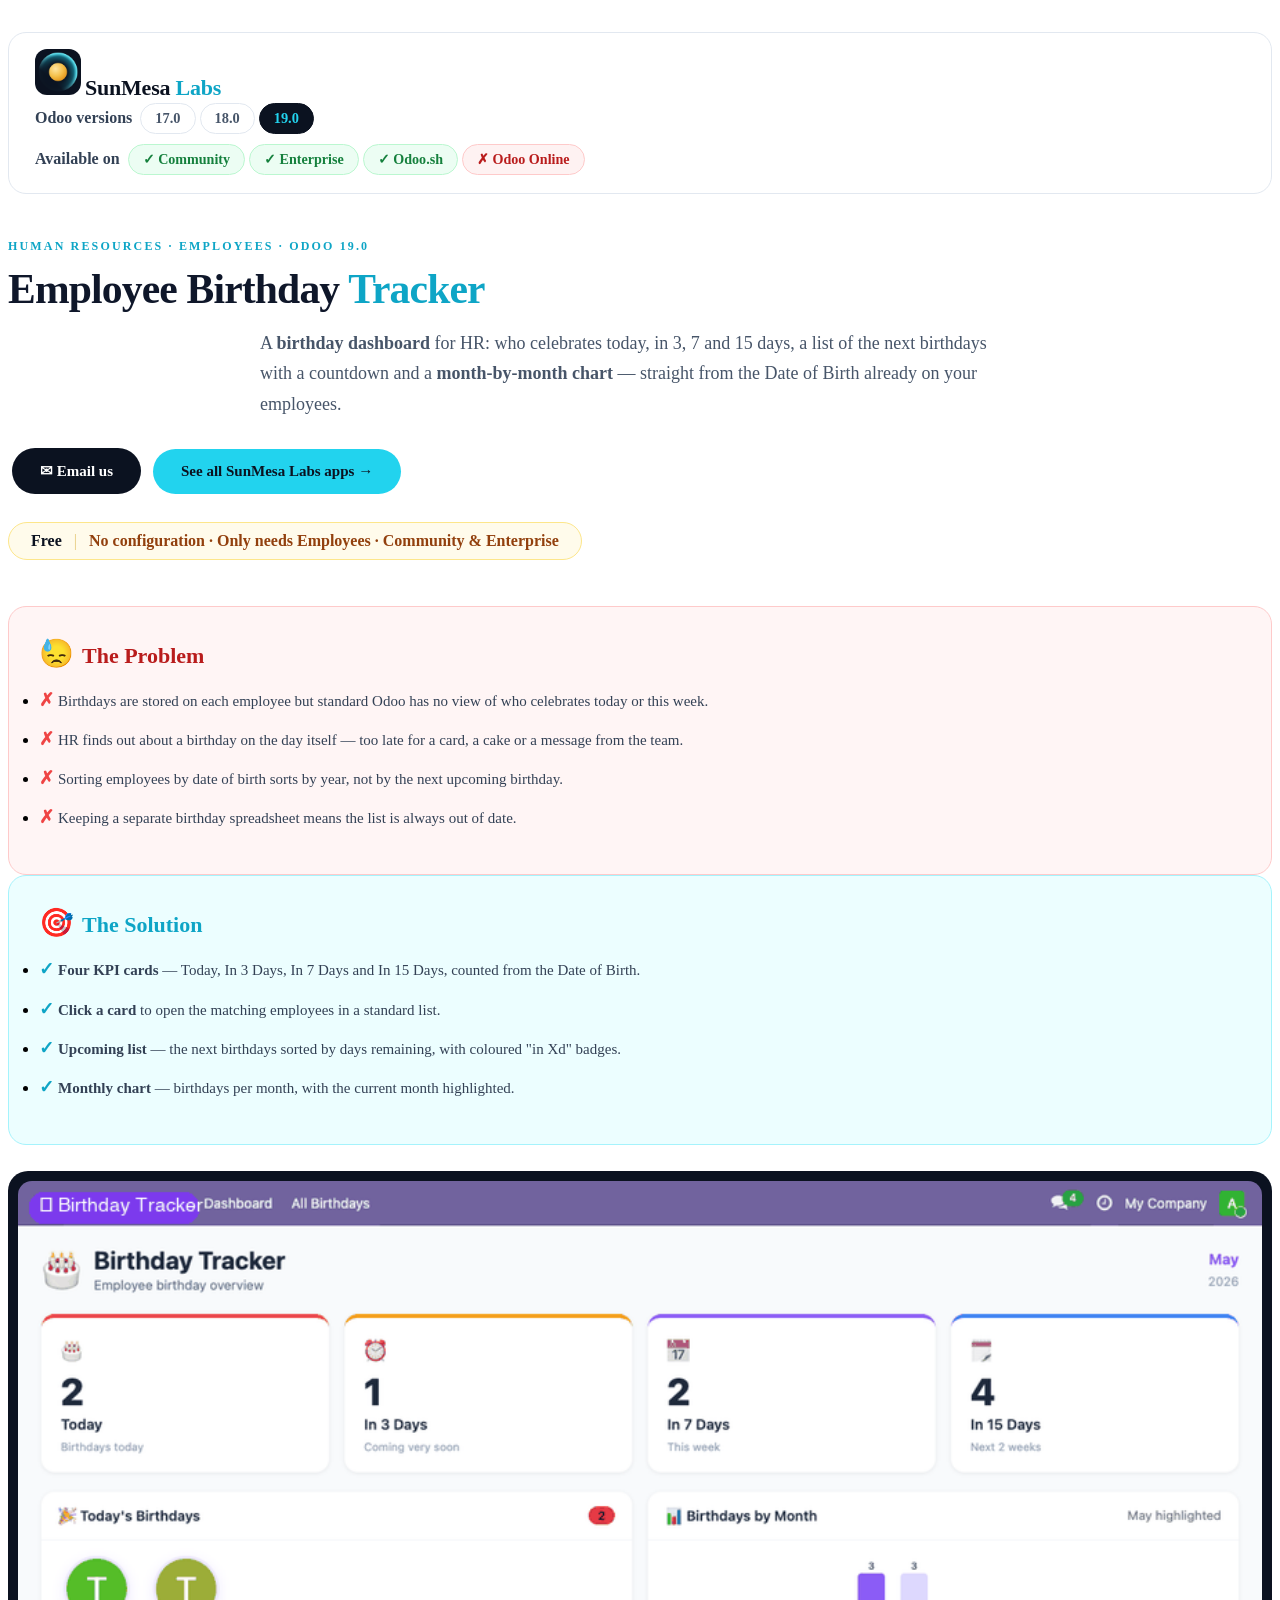
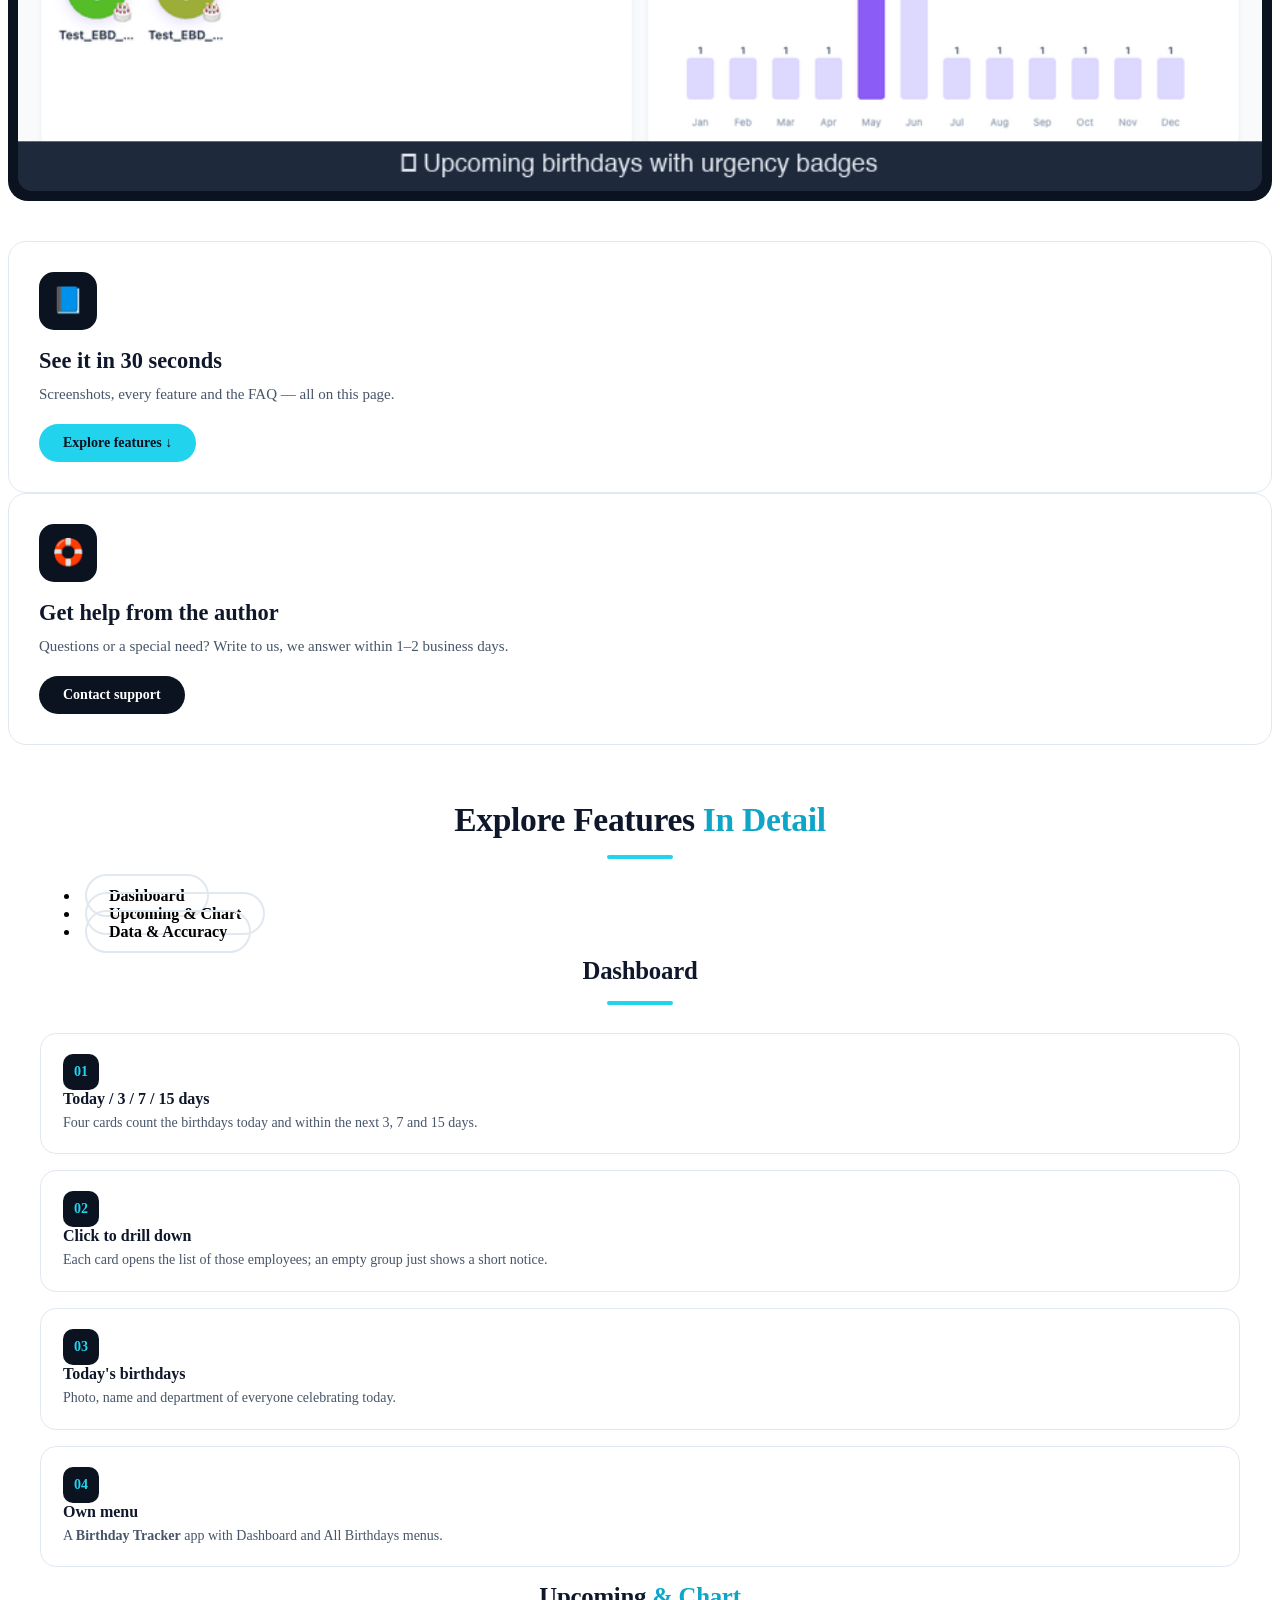
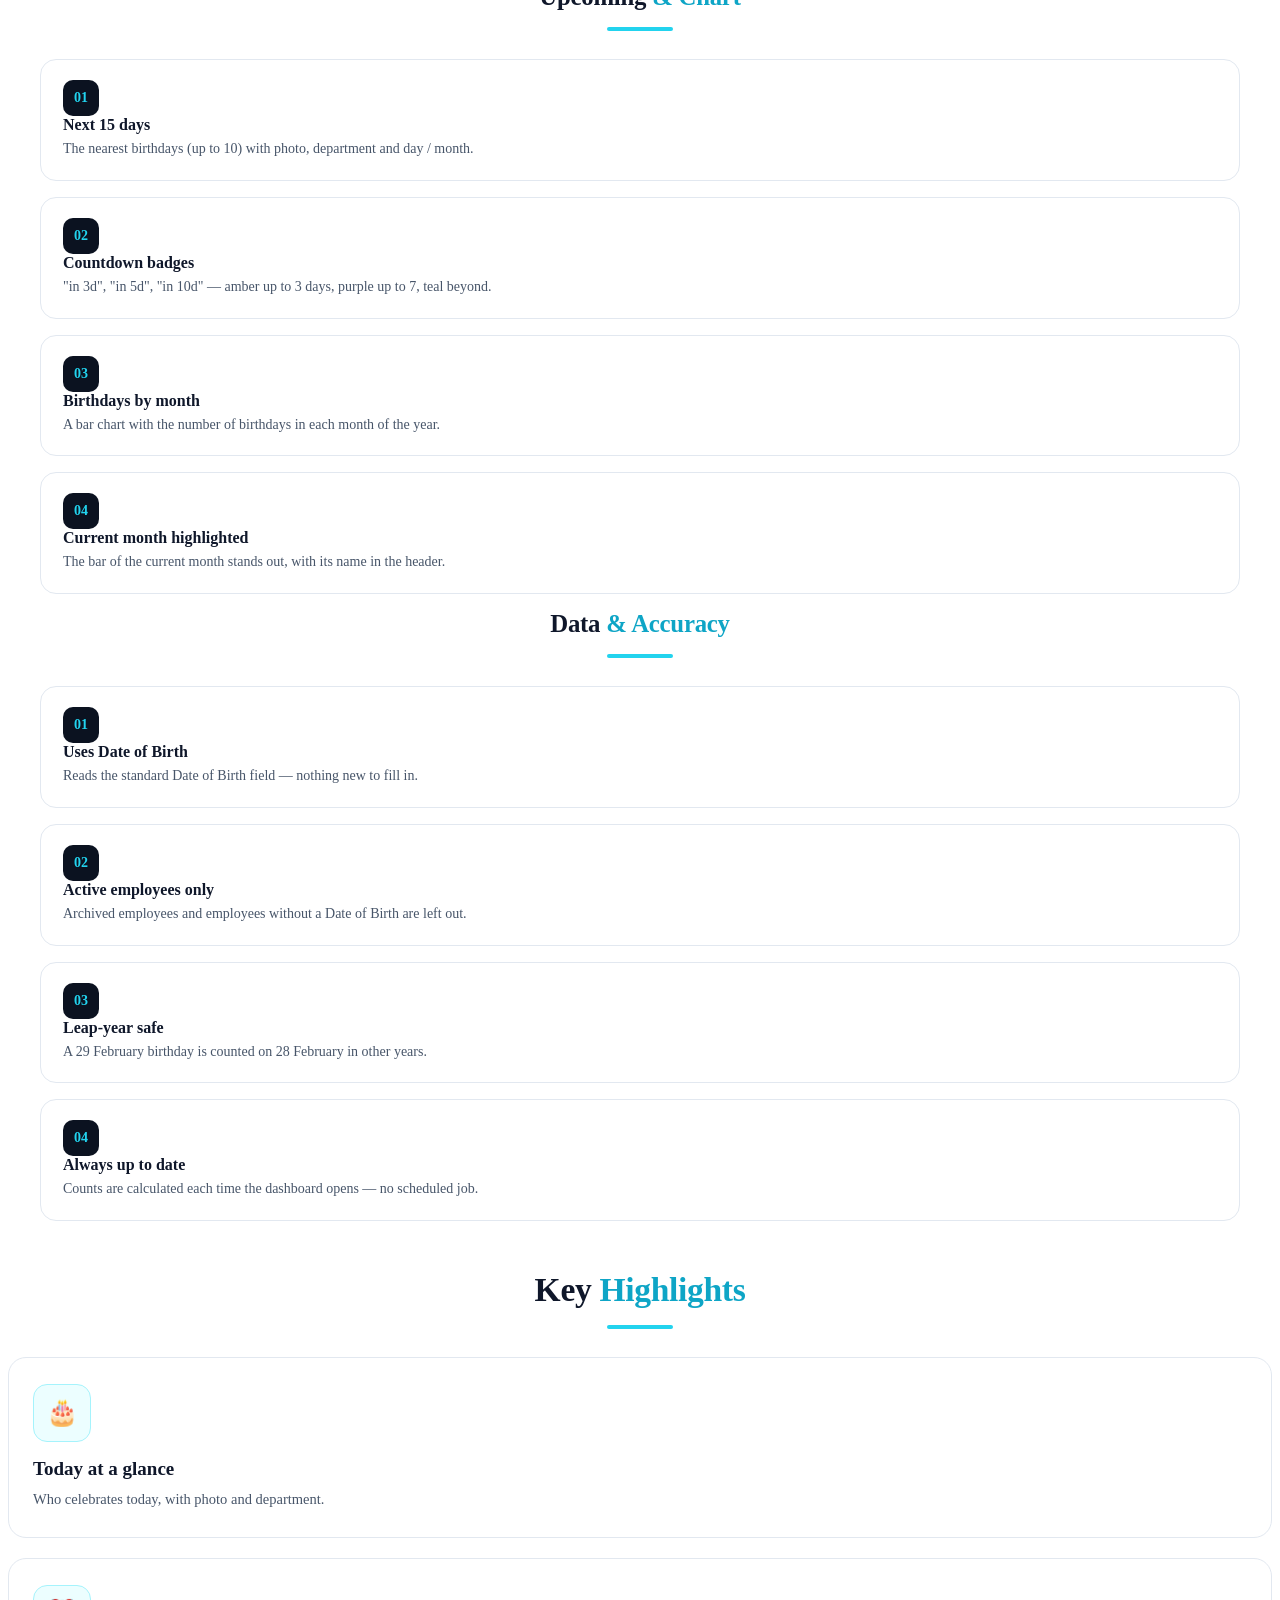
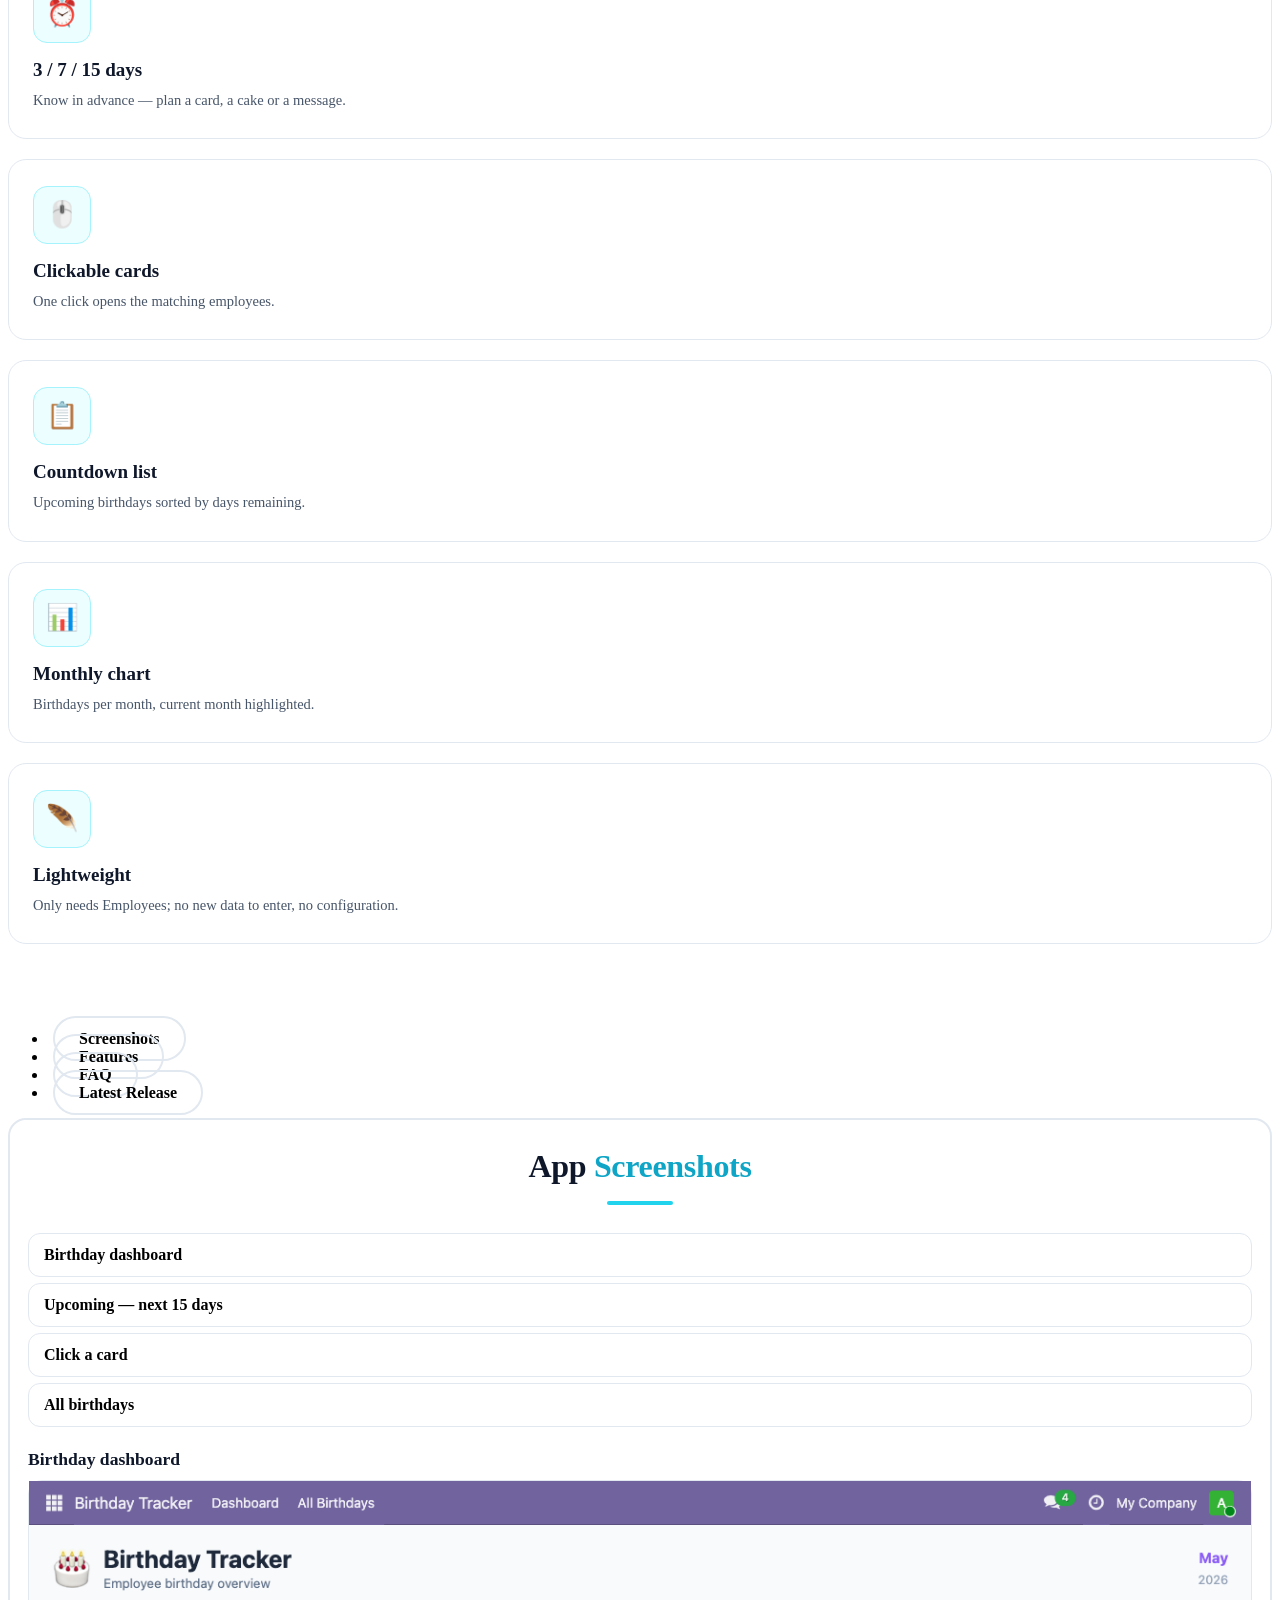
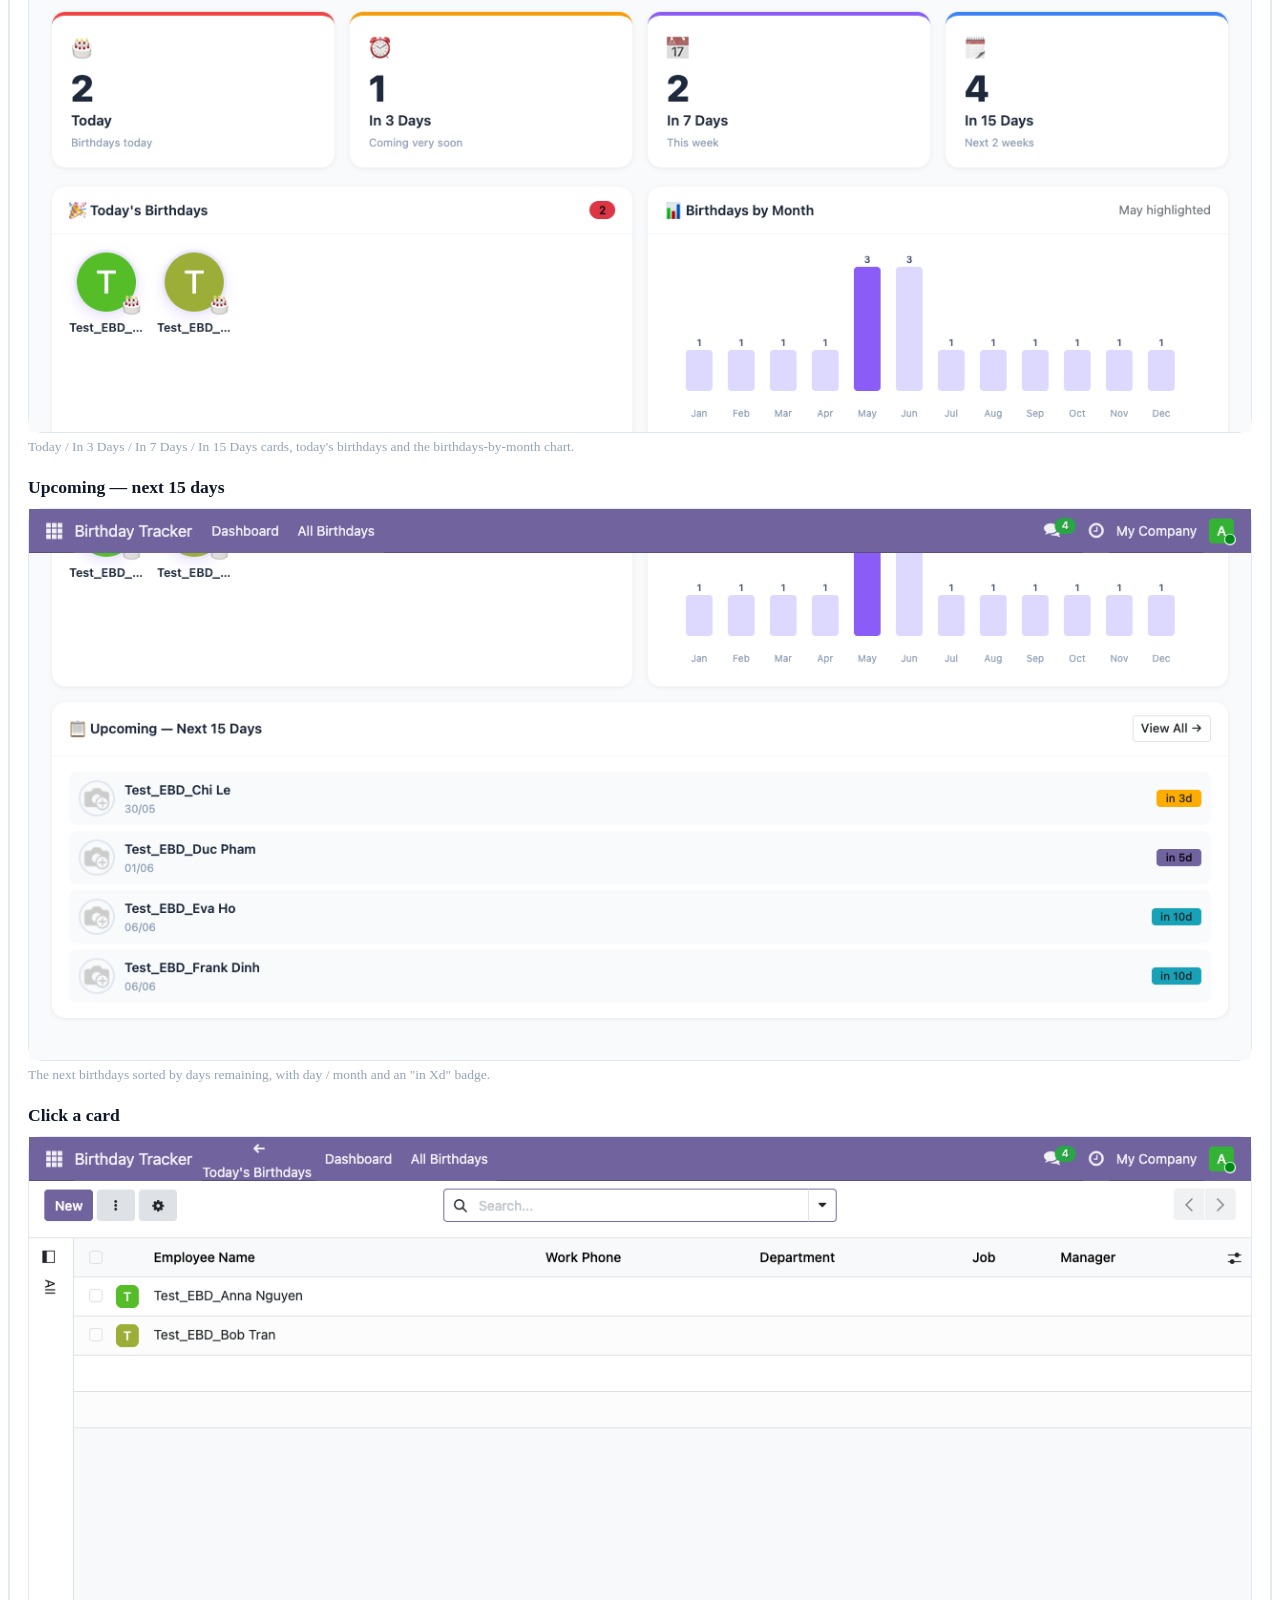
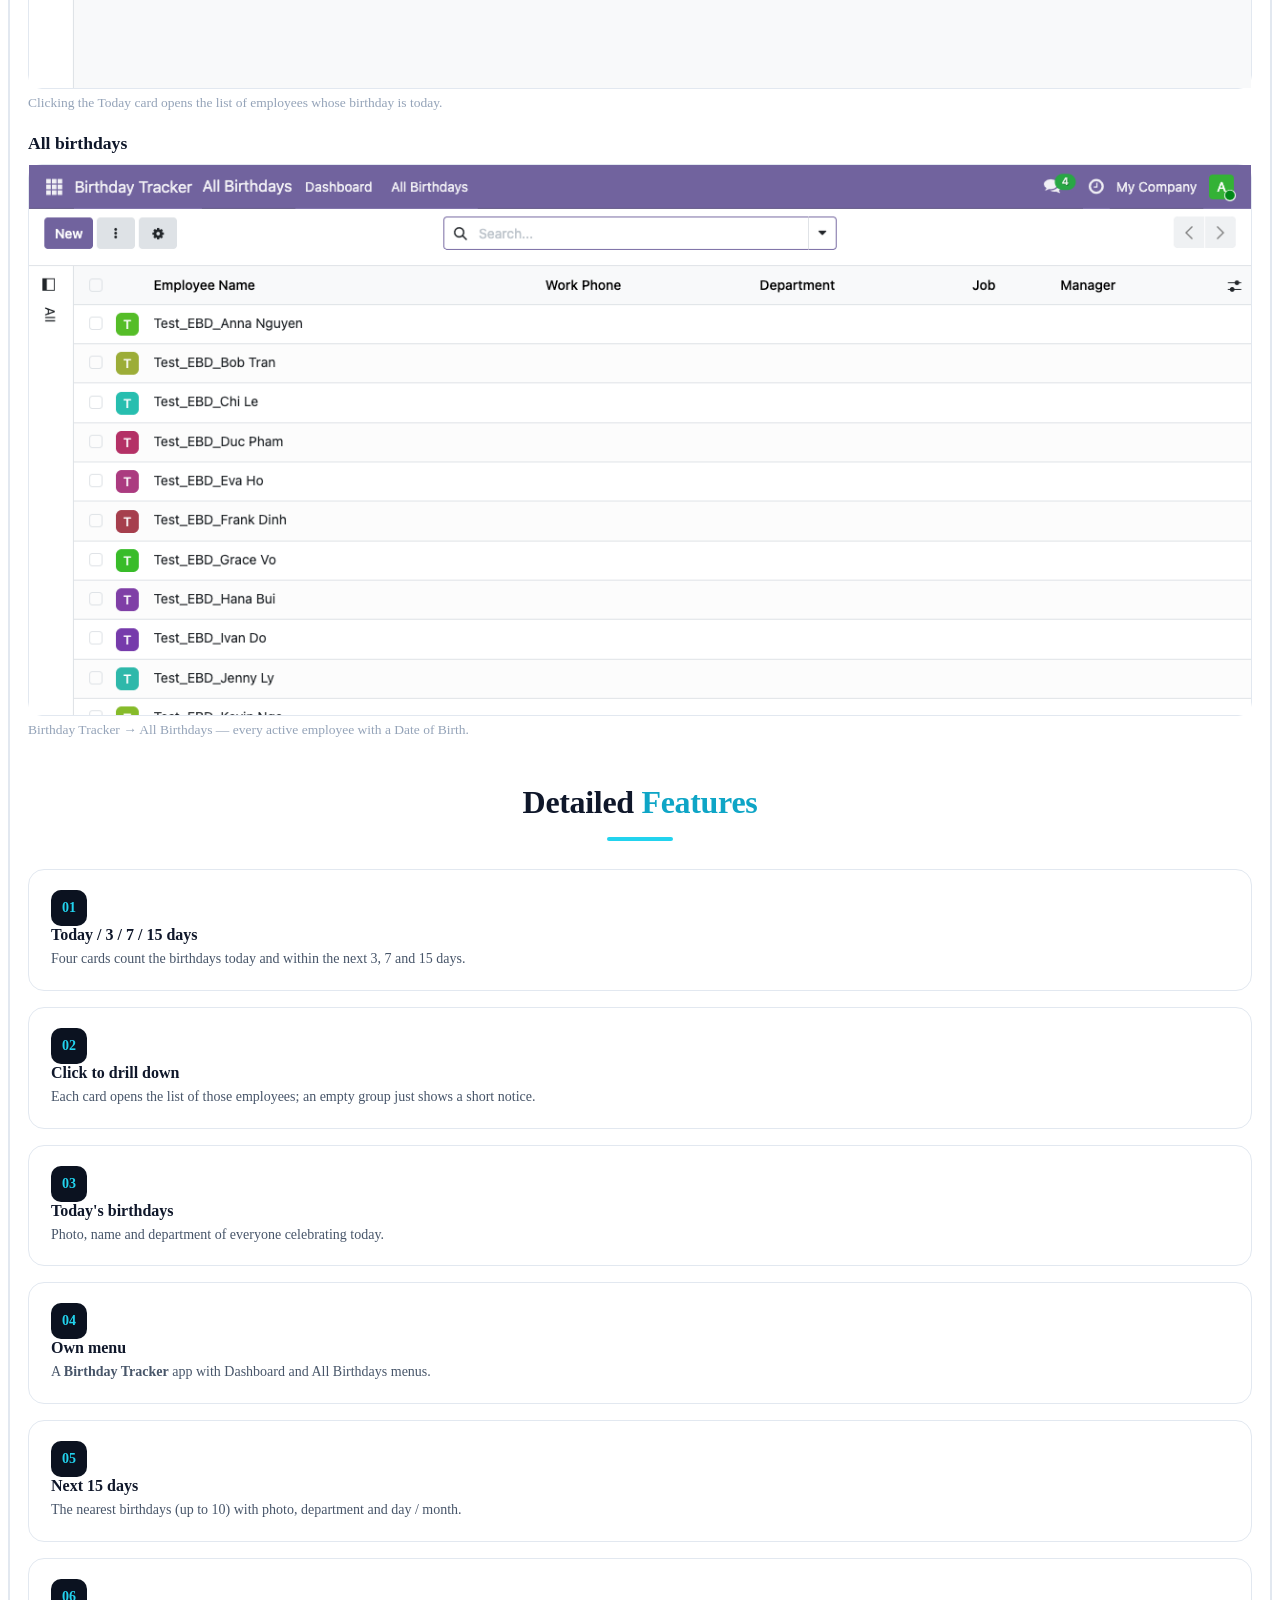
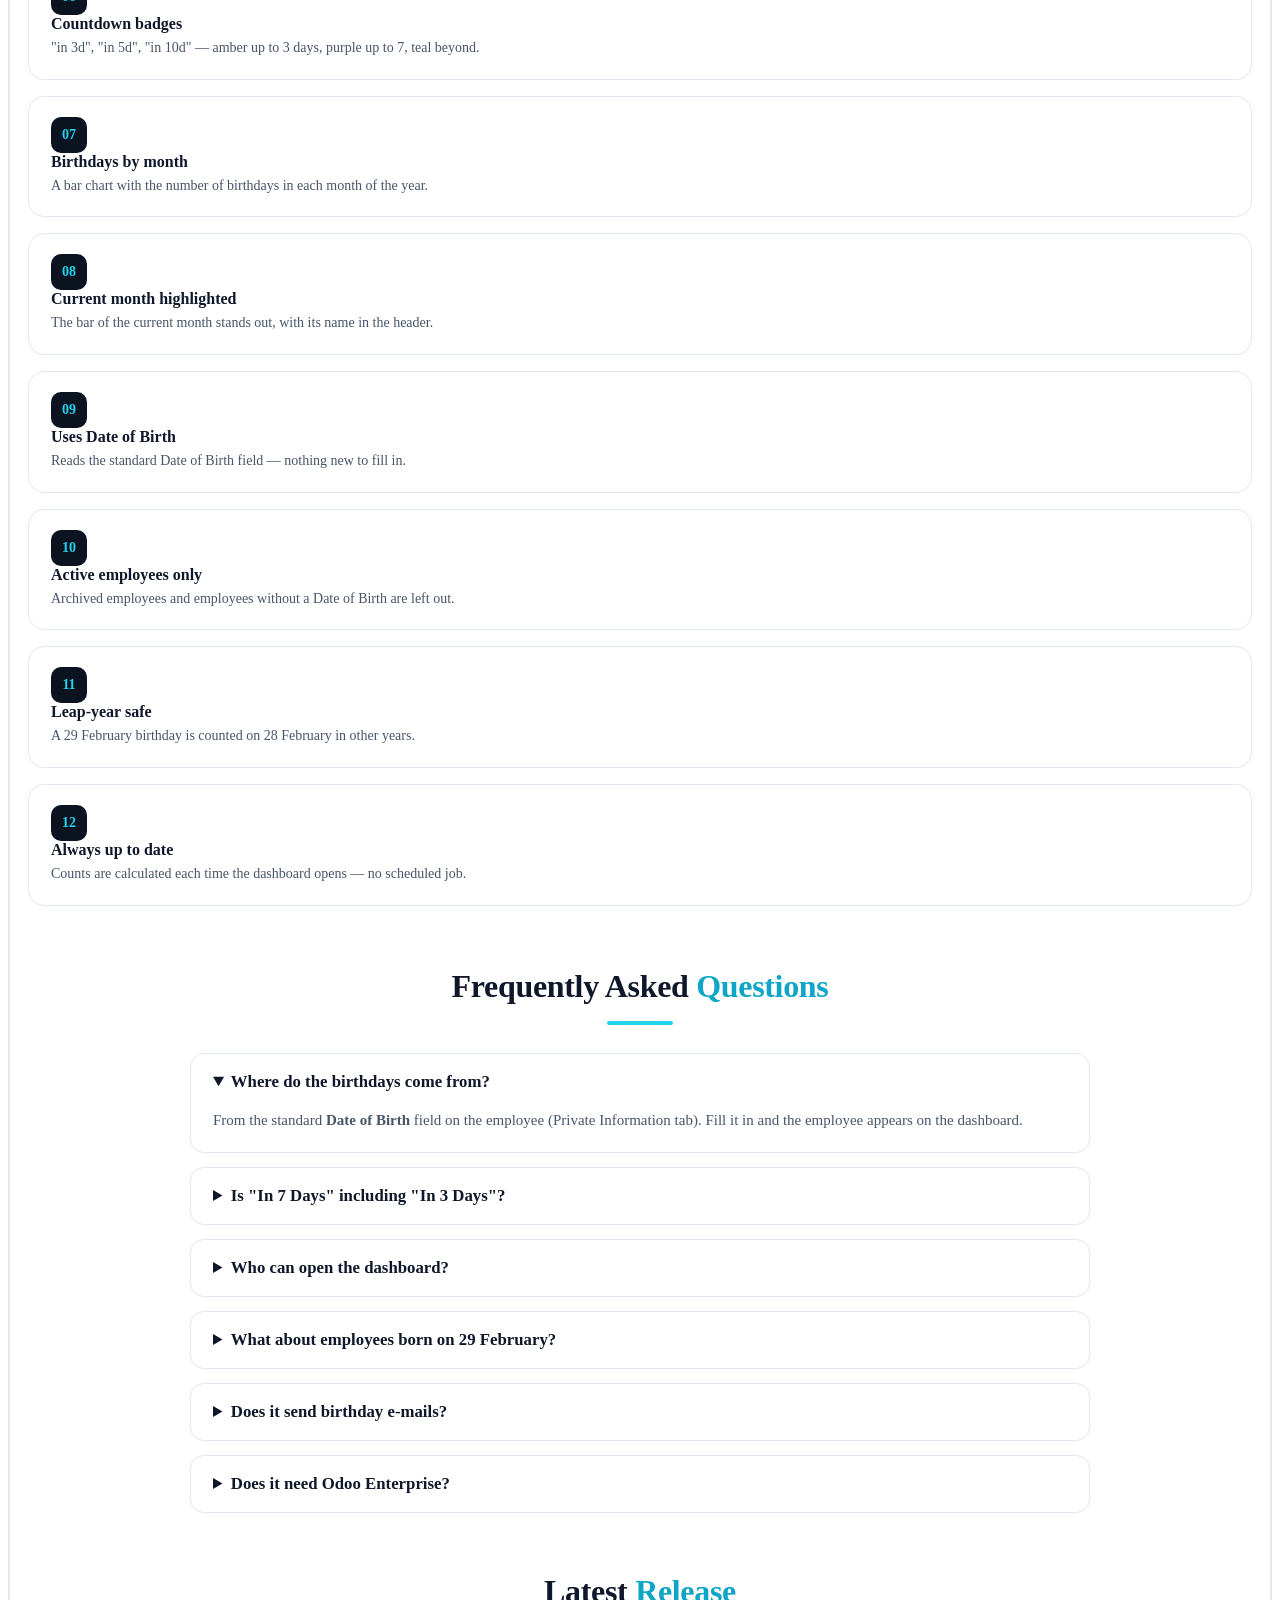
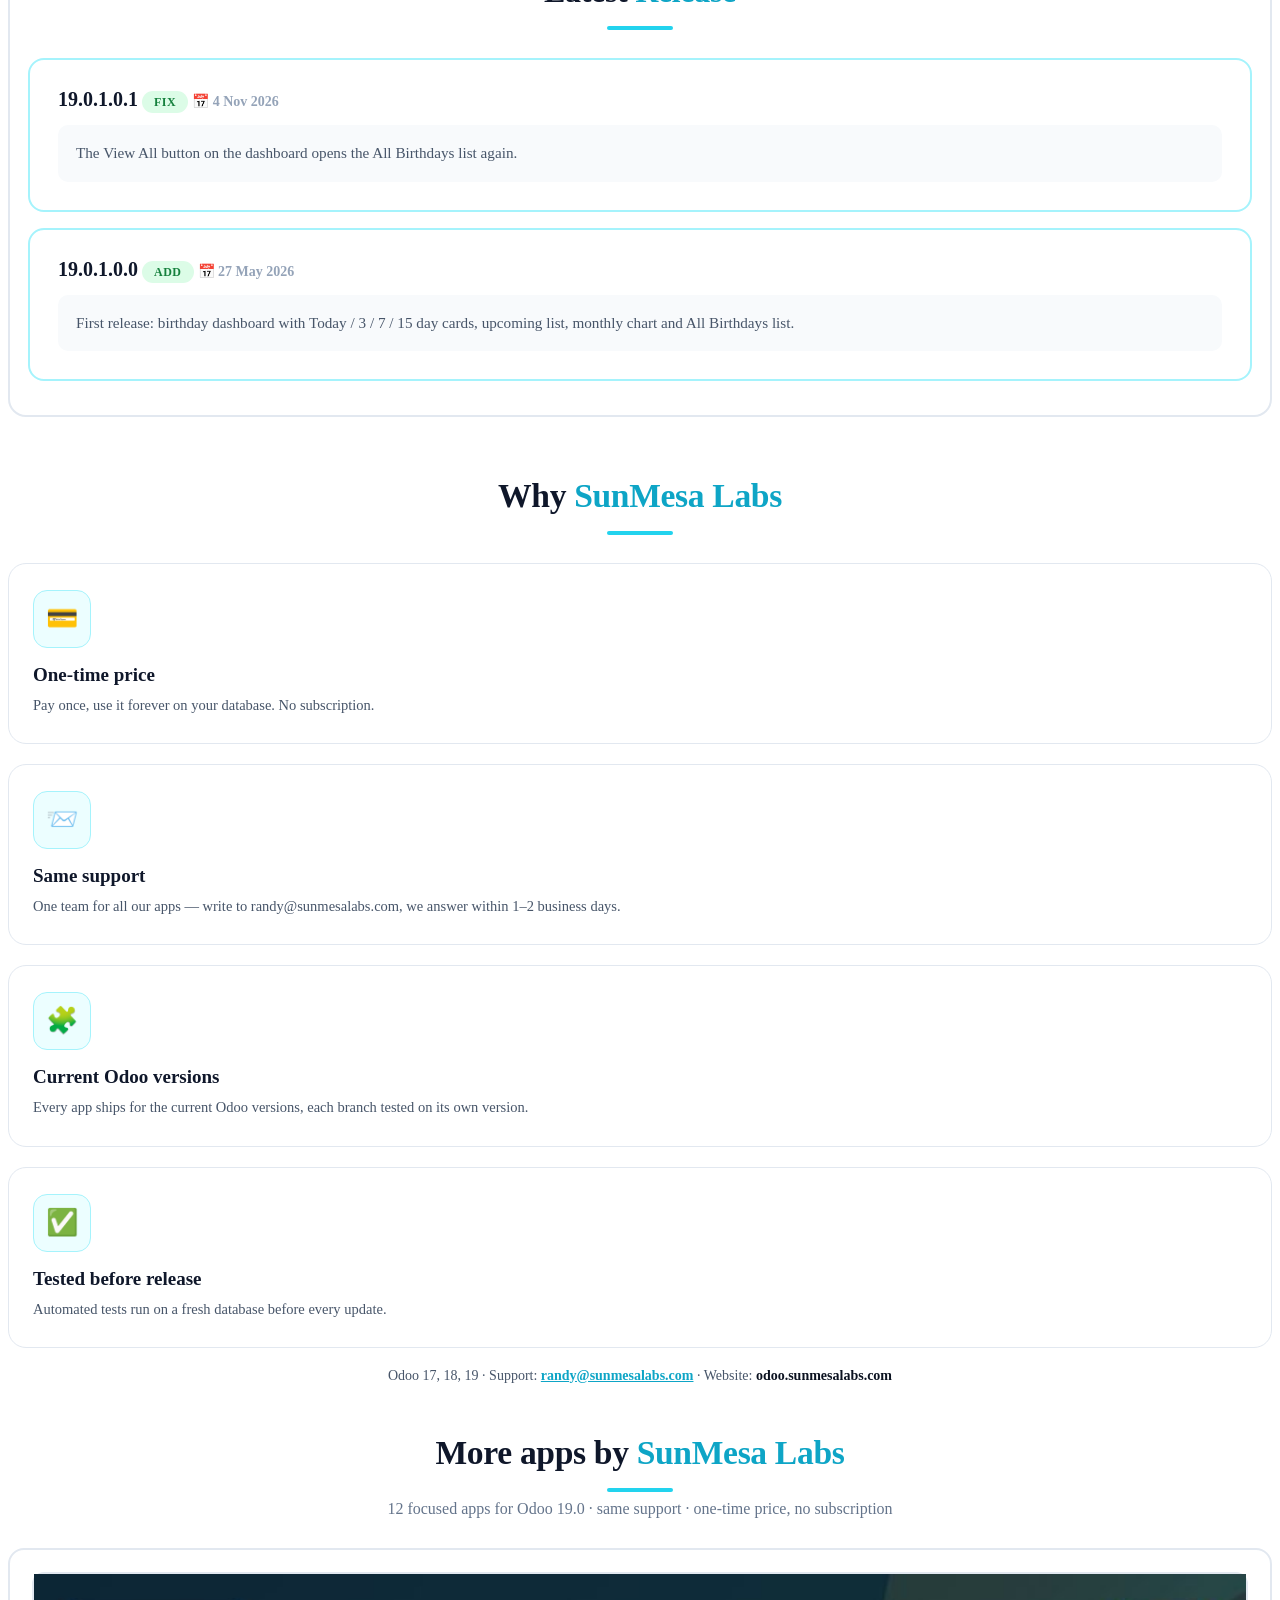
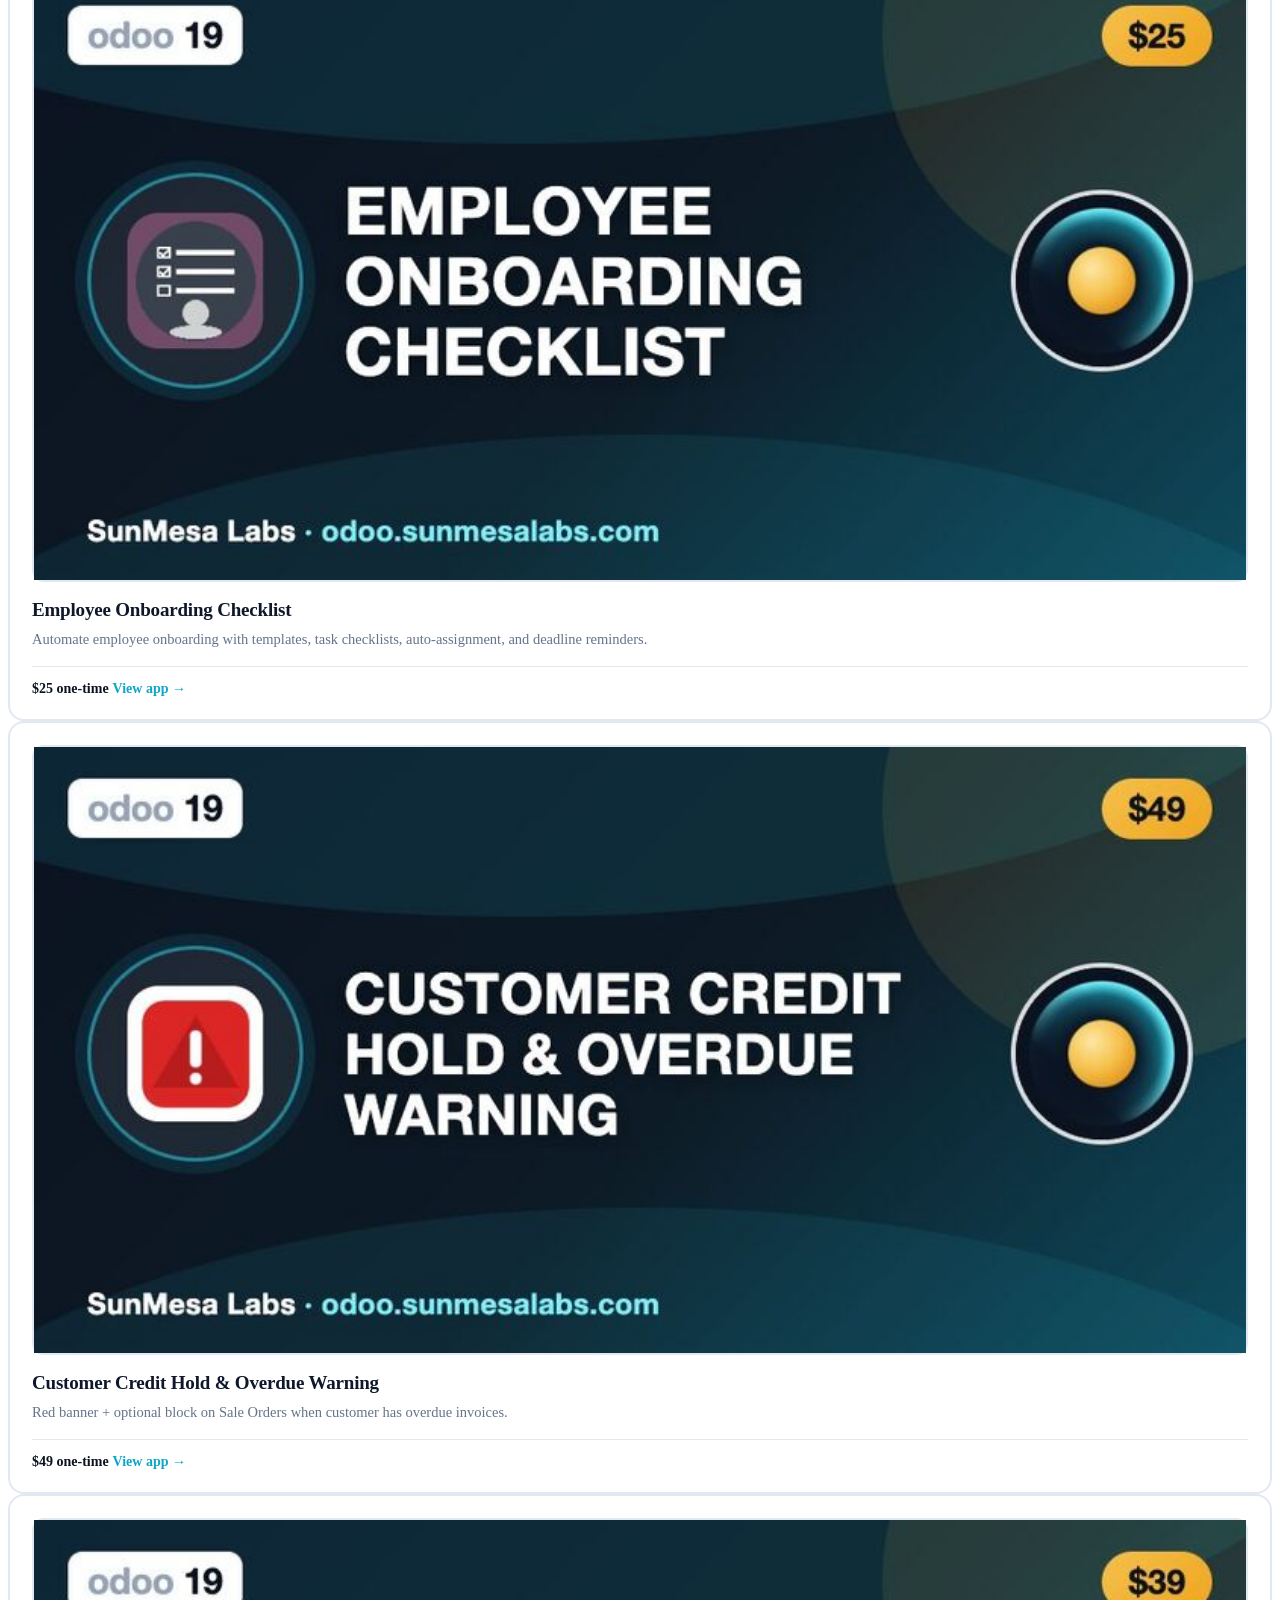
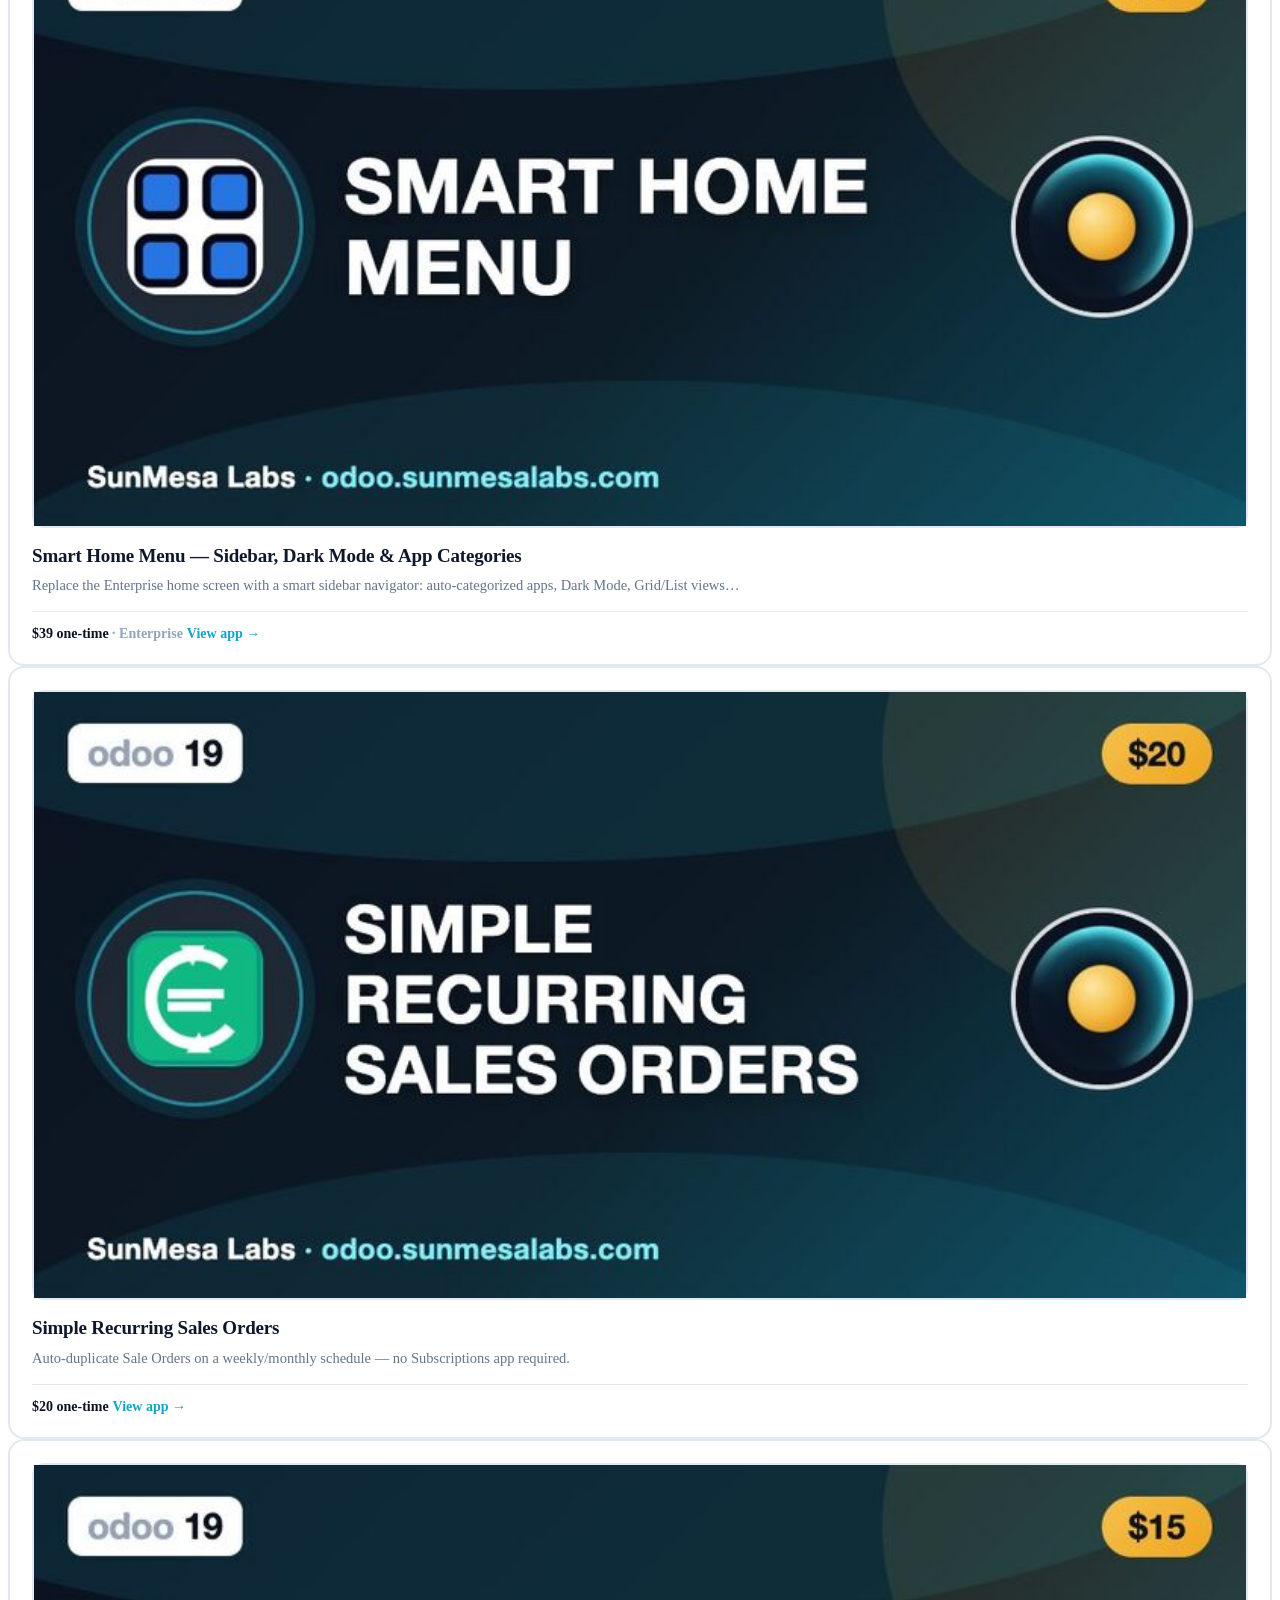
<file: odoo_employee_birthday/static/description/index.html>
<!DOCTYPE html>
<html lang="en">
<head>
<meta charset="UTF-8">
<meta name="viewport" content="width=device-width, initial-scale=1.0">
<title>Employee Birthday Tracker — Dashboard — Odoo 19</title>
</head>
<body>

<!-- ============================================================
     BRAND BAR
     ============================================================ -->
<div class="container" style="padding-top:16px">
  <div style="background-color:#fff; border:1px solid #e2e8f0; border-radius:18px; padding:16px 26px; margin:8px 0">
    <div class="row justify-content-between align-items-center g-3">
      <div class="col-lg-4 col-md-5 text-center text-md-start">
        <div class="d-inline-flex align-items-center gap-3">
          <img src="assets/sunmesa-logo.png" alt="SunMesa Labs" style="width:46px; height:46px; border-radius:12px">
          <span style="font-size:22px; font-weight:800; color:#0b1220; letter-spacing:-.01em">SunMesa <span style="color:#0ea5c6">Labs</span></span>
        </div>
      </div>
      <div class="col-lg-8 col-md-7">
        <div class="text-center text-md-end">
          <div style="margin-bottom:6px"><span style="font-weight:700; color:#334155; margin-right:6px">Odoo versions</span><span style="display:inline-block; padding:6px 14px; border-radius:30px; font-weight:700; font-size:.9rem; margin:2px; background-color:#fff; color:#475569; border:1px solid #e2e8f0">17.0</span><span style="display:inline-block; padding:6px 14px; border-radius:30px; font-weight:700; font-size:.9rem; margin:2px; background-color:#fff; color:#475569; border:1px solid #e2e8f0">18.0</span><span style="display:inline-block; padding:6px 14px; border-radius:30px; font-weight:700; font-size:.9rem; margin:2px; background-color:#0b1220; color:#22d3ee; border:1px solid #0b1220">19.0</span></div>
          <div><span style="font-weight:700; color:#334155; margin-right:6px">Available on</span><span style="display:inline-block; padding:6px 14px; border-radius:30px; font-weight:600; font-size:.88rem; margin:2px; background-color:#ecfdf3; border:1px solid #bbf7d0; color:#15803d">✓ Community</span><span style="display:inline-block; padding:6px 14px; border-radius:30px; font-weight:600; font-size:.88rem; margin:2px; background-color:#ecfdf3; border:1px solid #bbf7d0; color:#15803d">✓ Enterprise</span><span style="display:inline-block; padding:6px 14px; border-radius:30px; font-weight:600; font-size:.88rem; margin:2px; background-color:#ecfdf3; border:1px solid #bbf7d0; color:#15803d">✓ Odoo.sh</span><span style="display:inline-block; padding:6px 14px; border-radius:30px; font-weight:600; font-size:.88rem; margin:2px; background-color:#fef2f2; border:1px solid #fecaca; color:#b91c1c">✗ Odoo Online</span></div>
        </div>
      </div>
    </div>
  </div>
</div>

<!-- ============================================================
     HERO
     ============================================================ -->
<div class="container text-center" style="padding-top:34px; padding-bottom:6px">
  <div><span style="display:inline-block; font-size:12px; letter-spacing:.18em; text-transform:uppercase; color:#0ea5c6; font-weight:800; margin-bottom:12px">Human Resources · Employees · Odoo 19.0</span></div>
  <h3 style="font-size:2.6rem; font-weight:800; color:#0f172a; letter-spacing:-.02em; margin:0 0 14px; line-height:1.15">Employee Birthday <span style="color:#0ea5c6">Tracker</span></h3>
  <p style="color:#475569; font-size:18px; max-width:760px; margin:0 auto 24px; line-height:1.7">
    A <b>birthday dashboard</b> for HR: who celebrates today, in 3, 7 and 15 days, a list of the next birthdays
    with a countdown and a <b>month-by-month chart</b> — straight from the Date of Birth already on your employees.
  </p>
  <div>
    <a href="mailto:randy@sunmesalabs.com" style="display:inline-block; padding:14px 28px; border-radius:50px; font-size:15px; font-weight:700; text-decoration:none; background-color:#0b1220; color:#fff; margin:4px">✉ Email us</a>
    <a href="https://apps.odoo.com/apps/modules/browse?author=SunMesa%20Labs" style="display:inline-block; padding:14px 28px; border-radius:50px; font-size:15px; font-weight:700; text-decoration:none; background-color:#22d3ee; color:#0b1220; margin:4px">See all SunMesa Labs apps →</a>
  </div>
  <div style="display:inline-block; margin-top:24px; padding:9px 22px; background-color:#fffbeb; border:1.5px solid #fde68a; border-radius:50px">
    <span style="color:#0b1220; font-weight:800">Free</span>
    <span style="color:#e5c97a; margin:0 8px">|</span>
    <span style="color:#92400e; font-weight:600">No configuration · Only needs Employees · Community &amp; Enterprise</span>
  </div>
</div>

<!-- ============================================================
     PROBLEM / SOLUTION
     ============================================================ -->
<div class="container" style="padding-top:40px">
  <div class="row g-4">
    <div class="col-md-6">
      <div style="height:100%; background-color:#fff5f5; border:1.5px solid #fecaca; border-radius:18px; padding:30px">
        <div style="font-size:22px; font-weight:800; color:#b91c1c; margin-bottom:18px"><span style="font-size:28px; margin-right:8px">😓</span>The Problem</div>
        <ul class="list-unstyled" style="padding:0; margin:0">
          <li class="d-flex gap-2 align-items-start" style="margin-bottom:14px">
            <span class="flex-shrink-0" style="color:#ef4444; font-size:18px; font-weight:800; line-height:1.4; width:20px">✗</span>
            <span style="color:#334155; font-size:15px; line-height:1.6">Birthdays are stored on each employee but standard Odoo has no view of who celebrates today or this week.</span>
          </li>
          <li class="d-flex gap-2 align-items-start" style="margin-bottom:14px">
            <span class="flex-shrink-0" style="color:#ef4444; font-size:18px; font-weight:800; line-height:1.4; width:20px">✗</span>
            <span style="color:#334155; font-size:15px; line-height:1.6">HR finds out about a birthday on the day itself — too late for a card, a cake or a message from the team.</span>
          </li>
          <li class="d-flex gap-2 align-items-start" style="margin-bottom:14px">
            <span class="flex-shrink-0" style="color:#ef4444; font-size:18px; font-weight:800; line-height:1.4; width:20px">✗</span>
            <span style="color:#334155; font-size:15px; line-height:1.6">Sorting employees by date of birth sorts by year, not by the next upcoming birthday.</span>
          </li>
          <li class="d-flex gap-2 align-items-start" style="margin-bottom:14px">
            <span class="flex-shrink-0" style="color:#ef4444; font-size:18px; font-weight:800; line-height:1.4; width:20px">✗</span>
            <span style="color:#334155; font-size:15px; line-height:1.6">Keeping a separate birthday spreadsheet means the list is always out of date.</span>
          </li>
        </ul>
      </div>
    </div>
    <div class="col-md-6">
      <div style="height:100%; background-color:#ecfeff; border:1.5px solid #a5f3fc; border-radius:18px; padding:30px">
        <div style="font-size:22px; font-weight:800; color:#0ea5c6; margin-bottom:18px"><span style="font-size:28px; margin-right:8px">🎯</span>The Solution</div>
        <ul class="list-unstyled" style="padding:0; margin:0">
          <li class="d-flex gap-2 align-items-start" style="margin-bottom:14px">
            <span class="flex-shrink-0" style="color:#0ea5c6; font-size:18px; font-weight:800; line-height:1.4; width:20px">✓</span>
            <span style="color:#334155; font-size:15px; line-height:1.6"><b>Four KPI cards</b> — Today, In 3 Days, In 7 Days and In 15 Days, counted from the Date of Birth.</span>
          </li>
          <li class="d-flex gap-2 align-items-start" style="margin-bottom:14px">
            <span class="flex-shrink-0" style="color:#0ea5c6; font-size:18px; font-weight:800; line-height:1.4; width:20px">✓</span>
            <span style="color:#334155; font-size:15px; line-height:1.6"><b>Click a card</b> to open the matching employees in a standard list.</span>
          </li>
          <li class="d-flex gap-2 align-items-start" style="margin-bottom:14px">
            <span class="flex-shrink-0" style="color:#0ea5c6; font-size:18px; font-weight:800; line-height:1.4; width:20px">✓</span>
            <span style="color:#334155; font-size:15px; line-height:1.6"><b>Upcoming list</b> — the next birthdays sorted by days remaining, with coloured "in Xd" badges.</span>
          </li>
          <li class="d-flex gap-2 align-items-start" style="margin-bottom:14px">
            <span class="flex-shrink-0" style="color:#0ea5c6; font-size:18px; font-weight:800; line-height:1.4; width:20px">✓</span>
            <span style="color:#334155; font-size:15px; line-height:1.6"><b>Monthly chart</b> — birthdays per month, with the current month highlighted.</span>
          </li>
        </ul>
      </div>
    </div>
  </div>
</div>

<div class="container" style="padding-top:26px">
  <div class="shadow-lg" style="border-radius:20px; padding:10px; background-color:#0b1220">
    <img src="demo.gif" alt="Employee Birthday Tracker — Dashboard demo" style="width:100%; height:auto; display:block; border-radius:14px">
  </div>
</div>

<!-- ============================================================
     GUIDE + SUPPORT CARDS
     ============================================================ -->
<div class="container" style="padding-top:40px">
  <div class="row g-4">
    <div class="col-md-6">
      <div style="height:100%; background-color:#fff; border:1px solid #e2e8f0; border-radius:18px; padding:30px">
        <div style="width:58px; height:58px; border-radius:15px; background-color:#0b1220; text-align:center; line-height:58px; font-size:26px; margin-bottom:18px">📘</div>
        <h3 style="font-size:1.4rem; font-weight:800; color:#0f172a; margin:0 0 8px">See it in 30 seconds</h3>
        <p style="color:#475569; font-size:15px; line-height:1.6; margin:0 0 18px">Screenshots, every feature and the FAQ — all on this page.</p>
        <a href="#ebd-explore" style="display:inline-block; padding:11px 24px; border-radius:50px; font-weight:700; font-size:14px; text-decoration:none; background-color:#22d3ee; color:#0b1220">Explore features ↓</a>
      </div>
    </div>
    <div class="col-md-6">
      <div style="height:100%; background-color:#fff; border:1px solid #e2e8f0; border-radius:18px; padding:30px">
        <div style="width:58px; height:58px; border-radius:15px; background-color:#0b1220; text-align:center; line-height:58px; font-size:26px; margin-bottom:18px">🛟</div>
        <h3 style="font-size:1.4rem; font-weight:800; color:#0f172a; margin:0 0 8px">Get help from the author</h3>
        <p style="color:#475569; font-size:15px; line-height:1.6; margin:0 0 18px">Questions or a special need? Write to us, we answer within 1–2 business days.</p>
        <a href="mailto:randy@sunmesalabs.com" style="display:inline-block; padding:11px 24px; border-radius:50px; font-weight:700; font-size:14px; text-decoration:none; background-color:#0b1220; color:#fff">Contact support</a>
      </div>
    </div>
  </div>
</div>

<!-- ============================================================
     EXPLORE FEATURES (tabs)
     ============================================================ -->
<div class="container" id="ebd-explore" style="max-width:1200px; margin:56px auto 30px; padding:0 16px">
  
      <div style="text-align:center; margin-bottom:28px">
        <h2 style="font-size:2.1rem; font-weight:800; color:#0f172a; margin:0; letter-spacing:-.01em">Explore Features <span style="color:#0ea5c6">In Detail</span></h2>
        <div style="width:66px; height:4px; background-color:#22d3ee; border-radius:3px; margin:16px auto 8px"></div>
      </div>
  
        <ul class="nav nav-pills justify-content-center flex-wrap pb-3" role="tablist">
          <li class="nav-item" role="presentation"><a class="nav-link active" data-bs-toggle="pill" data-bs-target="#ebd-feat-dash" type="button" role="tab" style="width:max-content; border-radius:50px; margin:0 5px 8px; padding:11px 22px; font-weight:700; border:2px solid #e2e8f0">Dashboard</a></li>
          <li class="nav-item" role="presentation"><a class="nav-link" data-bs-toggle="pill" data-bs-target="#ebd-feat-upcoming" type="button" role="tab" style="width:max-content; border-radius:50px; margin:0 5px 8px; padding:11px 22px; font-weight:700; border:2px solid #e2e8f0">Upcoming &amp; Chart</a></li>
          <li class="nav-item" role="presentation"><a class="nav-link" data-bs-toggle="pill" data-bs-target="#ebd-feat-data" type="button" role="tab" style="width:max-content; border-radius:50px; margin:0 5px 8px; padding:11px 22px; font-weight:700; border:2px solid #e2e8f0">Data &amp; Accuracy</a></li>
        </ul>
        <div class="tab-content">
          <div class="tab-pane fade show active" id="ebd-feat-dash" role="tabpanel">
      <div style="text-align:center; margin-bottom:28px">
        <h3 style="font-size:1.55rem; font-weight:800; color:#0f172a; margin:0; letter-spacing:-.01em">Dashboard <span style="color:#0ea5c6"></span></h3>
        <div style="width:66px; height:4px; background-color:#22d3ee; border-radius:3px; margin:16px auto 8px"></div>
      </div>
          <div class="row">
          <div class="col-md-6" style="margin-bottom:16px">
            <div class="h-100 d-flex gap-3" style="background-color:#fff; border:1px solid #e2e8f0; border-radius:16px; padding:20px 22px">
              <span class="flex-shrink-0" style="display:inline-block; width:36px; height:36px; border-radius:10px; background-color:#0b1220; color:#22d3ee; font-weight:800; font-size:14px; text-align:center; line-height:36px">01</span>
              <div>
                <div style="font-size:16px; font-weight:700; color:#0f172a; margin:0 0 4px">Today / 3 / 7 / 15 days</div>
                <div style="font-size:14px; color:#475569; line-height:1.55">Four cards count the birthdays today and within the next 3, 7 and 15 days.</div>
              </div>
            </div>
          </div>
          <div class="col-md-6" style="margin-bottom:16px">
            <div class="h-100 d-flex gap-3" style="background-color:#fff; border:1px solid #e2e8f0; border-radius:16px; padding:20px 22px">
              <span class="flex-shrink-0" style="display:inline-block; width:36px; height:36px; border-radius:10px; background-color:#0b1220; color:#22d3ee; font-weight:800; font-size:14px; text-align:center; line-height:36px">02</span>
              <div>
                <div style="font-size:16px; font-weight:700; color:#0f172a; margin:0 0 4px">Click to drill down</div>
                <div style="font-size:14px; color:#475569; line-height:1.55">Each card opens the list of those employees; an empty group just shows a short notice.</div>
              </div>
            </div>
          </div>
          <div class="col-md-6" style="margin-bottom:16px">
            <div class="h-100 d-flex gap-3" style="background-color:#fff; border:1px solid #e2e8f0; border-radius:16px; padding:20px 22px">
              <span class="flex-shrink-0" style="display:inline-block; width:36px; height:36px; border-radius:10px; background-color:#0b1220; color:#22d3ee; font-weight:800; font-size:14px; text-align:center; line-height:36px">03</span>
              <div>
                <div style="font-size:16px; font-weight:700; color:#0f172a; margin:0 0 4px">Today's birthdays</div>
                <div style="font-size:14px; color:#475569; line-height:1.55">Photo, name and department of everyone celebrating today.</div>
              </div>
            </div>
          </div>
          <div class="col-md-6" style="margin-bottom:16px">
            <div class="h-100 d-flex gap-3" style="background-color:#fff; border:1px solid #e2e8f0; border-radius:16px; padding:20px 22px">
              <span class="flex-shrink-0" style="display:inline-block; width:36px; height:36px; border-radius:10px; background-color:#0b1220; color:#22d3ee; font-weight:800; font-size:14px; text-align:center; line-height:36px">04</span>
              <div>
                <div style="font-size:16px; font-weight:700; color:#0f172a; margin:0 0 4px">Own menu</div>
                <div style="font-size:14px; color:#475569; line-height:1.55">A <b>Birthday Tracker</b> app with Dashboard and All Birthdays menus.</div>
              </div>
            </div>
          </div>
        </div>
          </div>
          <div class="tab-pane fade" id="ebd-feat-upcoming" role="tabpanel">
      <div style="text-align:center; margin-bottom:28px">
        <h3 style="font-size:1.55rem; font-weight:800; color:#0f172a; margin:0; letter-spacing:-.01em">Upcoming <span style="color:#0ea5c6">&amp; Chart</span></h3>
        <div style="width:66px; height:4px; background-color:#22d3ee; border-radius:3px; margin:16px auto 8px"></div>
      </div>
          <div class="row">
          <div class="col-md-6" style="margin-bottom:16px">
            <div class="h-100 d-flex gap-3" style="background-color:#fff; border:1px solid #e2e8f0; border-radius:16px; padding:20px 22px">
              <span class="flex-shrink-0" style="display:inline-block; width:36px; height:36px; border-radius:10px; background-color:#0b1220; color:#22d3ee; font-weight:800; font-size:14px; text-align:center; line-height:36px">01</span>
              <div>
                <div style="font-size:16px; font-weight:700; color:#0f172a; margin:0 0 4px">Next 15 days</div>
                <div style="font-size:14px; color:#475569; line-height:1.55">The nearest birthdays (up to 10) with photo, department and day / month.</div>
              </div>
            </div>
          </div>
          <div class="col-md-6" style="margin-bottom:16px">
            <div class="h-100 d-flex gap-3" style="background-color:#fff; border:1px solid #e2e8f0; border-radius:16px; padding:20px 22px">
              <span class="flex-shrink-0" style="display:inline-block; width:36px; height:36px; border-radius:10px; background-color:#0b1220; color:#22d3ee; font-weight:800; font-size:14px; text-align:center; line-height:36px">02</span>
              <div>
                <div style="font-size:16px; font-weight:700; color:#0f172a; margin:0 0 4px">Countdown badges</div>
                <div style="font-size:14px; color:#475569; line-height:1.55">"in 3d", "in 5d", "in 10d" — amber up to 3 days, purple up to 7, teal beyond.</div>
              </div>
            </div>
          </div>
          <div class="col-md-6" style="margin-bottom:16px">
            <div class="h-100 d-flex gap-3" style="background-color:#fff; border:1px solid #e2e8f0; border-radius:16px; padding:20px 22px">
              <span class="flex-shrink-0" style="display:inline-block; width:36px; height:36px; border-radius:10px; background-color:#0b1220; color:#22d3ee; font-weight:800; font-size:14px; text-align:center; line-height:36px">03</span>
              <div>
                <div style="font-size:16px; font-weight:700; color:#0f172a; margin:0 0 4px">Birthdays by month</div>
                <div style="font-size:14px; color:#475569; line-height:1.55">A bar chart with the number of birthdays in each month of the year.</div>
              </div>
            </div>
          </div>
          <div class="col-md-6" style="margin-bottom:16px">
            <div class="h-100 d-flex gap-3" style="background-color:#fff; border:1px solid #e2e8f0; border-radius:16px; padding:20px 22px">
              <span class="flex-shrink-0" style="display:inline-block; width:36px; height:36px; border-radius:10px; background-color:#0b1220; color:#22d3ee; font-weight:800; font-size:14px; text-align:center; line-height:36px">04</span>
              <div>
                <div style="font-size:16px; font-weight:700; color:#0f172a; margin:0 0 4px">Current month highlighted</div>
                <div style="font-size:14px; color:#475569; line-height:1.55">The bar of the current month stands out, with its name in the header.</div>
              </div>
            </div>
          </div>
        </div>
          </div>
          <div class="tab-pane fade" id="ebd-feat-data" role="tabpanel">
      <div style="text-align:center; margin-bottom:28px">
        <h3 style="font-size:1.55rem; font-weight:800; color:#0f172a; margin:0; letter-spacing:-.01em">Data <span style="color:#0ea5c6">&amp; Accuracy</span></h3>
        <div style="width:66px; height:4px; background-color:#22d3ee; border-radius:3px; margin:16px auto 8px"></div>
      </div>
          <div class="row">
          <div class="col-md-6" style="margin-bottom:16px">
            <div class="h-100 d-flex gap-3" style="background-color:#fff; border:1px solid #e2e8f0; border-radius:16px; padding:20px 22px">
              <span class="flex-shrink-0" style="display:inline-block; width:36px; height:36px; border-radius:10px; background-color:#0b1220; color:#22d3ee; font-weight:800; font-size:14px; text-align:center; line-height:36px">01</span>
              <div>
                <div style="font-size:16px; font-weight:700; color:#0f172a; margin:0 0 4px">Uses Date of Birth</div>
                <div style="font-size:14px; color:#475569; line-height:1.55">Reads the standard Date of Birth field — nothing new to fill in.</div>
              </div>
            </div>
          </div>
          <div class="col-md-6" style="margin-bottom:16px">
            <div class="h-100 d-flex gap-3" style="background-color:#fff; border:1px solid #e2e8f0; border-radius:16px; padding:20px 22px">
              <span class="flex-shrink-0" style="display:inline-block; width:36px; height:36px; border-radius:10px; background-color:#0b1220; color:#22d3ee; font-weight:800; font-size:14px; text-align:center; line-height:36px">02</span>
              <div>
                <div style="font-size:16px; font-weight:700; color:#0f172a; margin:0 0 4px">Active employees only</div>
                <div style="font-size:14px; color:#475569; line-height:1.55">Archived employees and employees without a Date of Birth are left out.</div>
              </div>
            </div>
          </div>
          <div class="col-md-6" style="margin-bottom:16px">
            <div class="h-100 d-flex gap-3" style="background-color:#fff; border:1px solid #e2e8f0; border-radius:16px; padding:20px 22px">
              <span class="flex-shrink-0" style="display:inline-block; width:36px; height:36px; border-radius:10px; background-color:#0b1220; color:#22d3ee; font-weight:800; font-size:14px; text-align:center; line-height:36px">03</span>
              <div>
                <div style="font-size:16px; font-weight:700; color:#0f172a; margin:0 0 4px">Leap-year safe</div>
                <div style="font-size:14px; color:#475569; line-height:1.55">A 29 February birthday is counted on 28 February in other years.</div>
              </div>
            </div>
          </div>
          <div class="col-md-6" style="margin-bottom:16px">
            <div class="h-100 d-flex gap-3" style="background-color:#fff; border:1px solid #e2e8f0; border-radius:16px; padding:20px 22px">
              <span class="flex-shrink-0" style="display:inline-block; width:36px; height:36px; border-radius:10px; background-color:#0b1220; color:#22d3ee; font-weight:800; font-size:14px; text-align:center; line-height:36px">04</span>
              <div>
                <div style="font-size:16px; font-weight:700; color:#0f172a; margin:0 0 4px">Always up to date</div>
                <div style="font-size:14px; color:#475569; line-height:1.55">Counts are calculated each time the dashboard opens — no scheduled job.</div>
              </div>
            </div>
          </div>
        </div>
          </div>
        </div>
</div>

<!-- ============================================================
     KEY HIGHLIGHTS
     ============================================================ -->
<div class="container" style="padding-top:20px; padding-bottom:20px">
  
      <div style="text-align:center; margin-bottom:28px">
        <h2 style="font-size:2.1rem; font-weight:800; color:#0f172a; margin:0; letter-spacing:-.01em">Key <span style="color:#0ea5c6">Highlights</span></h2>
        <div style="width:66px; height:4px; background-color:#22d3ee; border-radius:3px; margin:16px auto 8px"></div>
      </div>
  <div class="row">
          <div class="col-md-4" style="margin-bottom:20px">
            <div class="h-100 shadow-sm" style="background-color:#fff; border:1px solid #e2e8f0; border-radius:18px; padding:26px 24px">
              <div style="width:56px; height:56px; border-radius:14px; text-align:center; line-height:56px; font-size:26px; background-color:#ecfeff; border:1px solid #a5f3fc; margin-bottom:16px">🎂</div>
              <h3 style="font-size:19px; font-weight:800; color:#0f172a; margin:0 0 8px">Today at a glance</h3>
              <div style="font-size:14.5px; color:#475569; line-height:1.6">Who celebrates today, with photo and department.</div>
            </div>
          </div>
          <div class="col-md-4" style="margin-bottom:20px">
            <div class="h-100 shadow-sm" style="background-color:#fff; border:1px solid #e2e8f0; border-radius:18px; padding:26px 24px">
              <div style="width:56px; height:56px; border-radius:14px; text-align:center; line-height:56px; font-size:26px; background-color:#ecfeff; border:1px solid #a5f3fc; margin-bottom:16px">⏰</div>
              <h3 style="font-size:19px; font-weight:800; color:#0f172a; margin:0 0 8px">3 / 7 / 15 days</h3>
              <div style="font-size:14.5px; color:#475569; line-height:1.6">Know in advance — plan a card, a cake or a message.</div>
            </div>
          </div>
          <div class="col-md-4" style="margin-bottom:20px">
            <div class="h-100 shadow-sm" style="background-color:#fff; border:1px solid #e2e8f0; border-radius:18px; padding:26px 24px">
              <div style="width:56px; height:56px; border-radius:14px; text-align:center; line-height:56px; font-size:26px; background-color:#ecfeff; border:1px solid #a5f3fc; margin-bottom:16px">🖱️</div>
              <h3 style="font-size:19px; font-weight:800; color:#0f172a; margin:0 0 8px">Clickable cards</h3>
              <div style="font-size:14.5px; color:#475569; line-height:1.6">One click opens the matching employees.</div>
            </div>
          </div>
          <div class="col-md-4" style="margin-bottom:20px">
            <div class="h-100 shadow-sm" style="background-color:#fff; border:1px solid #e2e8f0; border-radius:18px; padding:26px 24px">
              <div style="width:56px; height:56px; border-radius:14px; text-align:center; line-height:56px; font-size:26px; background-color:#ecfeff; border:1px solid #a5f3fc; margin-bottom:16px">📋</div>
              <h3 style="font-size:19px; font-weight:800; color:#0f172a; margin:0 0 8px">Countdown list</h3>
              <div style="font-size:14.5px; color:#475569; line-height:1.6">Upcoming birthdays sorted by days remaining.</div>
            </div>
          </div>
          <div class="col-md-4" style="margin-bottom:20px">
            <div class="h-100 shadow-sm" style="background-color:#fff; border:1px solid #e2e8f0; border-radius:18px; padding:26px 24px">
              <div style="width:56px; height:56px; border-radius:14px; text-align:center; line-height:56px; font-size:26px; background-color:#ecfeff; border:1px solid #a5f3fc; margin-bottom:16px">📊</div>
              <h3 style="font-size:19px; font-weight:800; color:#0f172a; margin:0 0 8px">Monthly chart</h3>
              <div style="font-size:14.5px; color:#475569; line-height:1.6">Birthdays per month, current month highlighted.</div>
            </div>
          </div>
          <div class="col-md-4" style="margin-bottom:20px">
            <div class="h-100 shadow-sm" style="background-color:#fff; border:1px solid #e2e8f0; border-radius:18px; padding:26px 24px">
              <div style="width:56px; height:56px; border-radius:14px; text-align:center; line-height:56px; font-size:26px; background-color:#ecfeff; border:1px solid #a5f3fc; margin-bottom:16px">🪶</div>
              <h3 style="font-size:19px; font-weight:800; color:#0f172a; margin:0 0 8px">Lightweight</h3>
              <div style="font-size:14.5px; color:#475569; line-height:1.6">Only needs Employees; no new data to enter, no configuration.</div>
            </div>
          </div>
        </div>
</div>

<!-- ============================================================
     SCREENSHOTS / FEATURES / FAQ / RELEASE (tabs)
     ============================================================ -->
<div class="container" style="padding-top:30px; padding-bottom:30px">
  
        <ul class="nav nav-pills justify-content-start justify-content-md-center flex-wrap pb-3" role="tablist">
          <li class="nav-item" role="presentation"><a class="nav-link active" data-bs-toggle="pill" data-bs-target="#ebd-main-screens" type="button" role="tab" style="width:max-content; border-radius:50px; margin:0 5px 8px; padding:12px 24px; font-weight:700; border:2px solid #e2e8f0">Screenshots</a></li>
          <li class="nav-item" role="presentation"><a class="nav-link" data-bs-toggle="pill" data-bs-target="#ebd-main-features" type="button" role="tab" style="width:max-content; border-radius:50px; margin:0 5px 8px; padding:12px 24px; font-weight:700; border:2px solid #e2e8f0">Features</a></li>
          <li class="nav-item" role="presentation"><a class="nav-link" data-bs-toggle="pill" data-bs-target="#ebd-main-faq" type="button" role="tab" style="width:max-content; border-radius:50px; margin:0 5px 8px; padding:12px 24px; font-weight:700; border:2px solid #e2e8f0">FAQ</a></li>
          <li class="nav-item" role="presentation"><a class="nav-link" data-bs-toggle="pill" data-bs-target="#ebd-main-release" type="button" role="tab" style="width:max-content; border-radius:50px; margin:0 5px 8px; padding:12px 24px; font-weight:700; border:2px solid #e2e8f0">Latest Release</a></li>
        </ul>
        <div class="tab-content" style="background-color:#fff; border:2px solid #e2e8f0; border-radius:18px">
          <div class="tab-pane fade show active" id="ebd-main-screens" role="tabpanel">
          <div style="padding:28px 18px 18px">
      <div style="text-align:center; margin-bottom:28px">
        <h2 style="font-size:2rem; font-weight:800; color:#0f172a; margin:0; letter-spacing:-.01em">App <span style="color:#0ea5c6">Screenshots</span></h2>
        <div style="width:66px; height:4px; background-color:#22d3ee; border-radius:3px; margin:16px auto 8px"></div>
      </div>
          <div class="row">
            <div class="col-lg-3" style="margin-bottom:16px">
              <div class="nav flex-column nav-pills" role="tablist" aria-orientation="vertical">
                <a class="nav-link active" data-bs-toggle="pill" data-bs-target="#ebd-shot-dash" type="button" role="tab" style="display:block; text-align:left; border:1px solid #e2e8f0; border-radius:12px; margin-bottom:6px; padding:12px 15px; font-weight:700">Birthday dashboard</a>
                <a class="nav-link" data-bs-toggle="pill" data-bs-target="#ebd-shot-upcoming" type="button" role="tab" style="display:block; text-align:left; border:1px solid #e2e8f0; border-radius:12px; margin-bottom:6px; padding:12px 15px; font-weight:700">Upcoming — next 15 days</a>
                <a class="nav-link" data-bs-toggle="pill" data-bs-target="#ebd-shot-today" type="button" role="tab" style="display:block; text-align:left; border:1px solid #e2e8f0; border-radius:12px; margin-bottom:6px; padding:12px 15px; font-weight:700">Click a card</a>
                <a class="nav-link" data-bs-toggle="pill" data-bs-target="#ebd-shot-all" type="button" role="tab" style="display:block; text-align:left; border:1px solid #e2e8f0; border-radius:12px; margin-bottom:6px; padding:12px 15px; font-weight:700">All birthdays</a>
              </div>
            </div>
            <div class="col-lg-9">
              <div class="tab-content">
                <div class="tab-pane fade show active" id="ebd-shot-dash" role="tabpanel">
            <h3 style="font-size:1.1rem; font-weight:700; color:#0f172a; margin:22px 0 10px">Birthday dashboard</h3>
            <div class="overflow-hidden" style="border:1px solid #e2e8f0; border-radius:14px; margin-bottom:6px">
              <img src="screenshots/01-dashboard.png" alt="Birthday dashboard" style="width:100%; height:auto; display:block">
            </div>
            <p style="color:#94a3b8; font-size:13.5px; margin:6px 0 0">Today / In 3 Days / In 7 Days / In 15 Days cards, today's birthdays and the birthdays-by-month chart.</p>
                </div>
                <div class="tab-pane fade" id="ebd-shot-upcoming" role="tabpanel">
            <h3 style="font-size:1.1rem; font-weight:700; color:#0f172a; margin:22px 0 10px">Upcoming — next 15 days</h3>
            <div class="overflow-hidden" style="border:1px solid #e2e8f0; border-radius:14px; margin-bottom:6px">
              <img src="screenshots/03-upcoming-list.png" alt="Upcoming — next 15 days" style="width:100%; height:auto; display:block">
            </div>
            <p style="color:#94a3b8; font-size:13.5px; margin:6px 0 0">The next birthdays sorted by days remaining, with day / month and an "in Xd" badge.</p>
                </div>
                <div class="tab-pane fade" id="ebd-shot-today" role="tabpanel">
            <h3 style="font-size:1.1rem; font-weight:700; color:#0f172a; margin:22px 0 10px">Click a card</h3>
            <div class="overflow-hidden" style="border:1px solid #e2e8f0; border-radius:14px; margin-bottom:6px">
              <img src="screenshots/04-today-filtered-list.png" alt="Click a card" style="width:100%; height:auto; display:block">
            </div>
            <p style="color:#94a3b8; font-size:13.5px; margin:6px 0 0">Clicking the Today card opens the list of employees whose birthday is today.</p>
                </div>
                <div class="tab-pane fade" id="ebd-shot-all" role="tabpanel">
            <h3 style="font-size:1.1rem; font-weight:700; color:#0f172a; margin:22px 0 10px">All birthdays</h3>
            <div class="overflow-hidden" style="border:1px solid #e2e8f0; border-radius:14px; margin-bottom:6px">
              <img src="screenshots/05-all-birthdays.png" alt="All birthdays" style="width:100%; height:auto; display:block">
            </div>
            <p style="color:#94a3b8; font-size:13.5px; margin:6px 0 0">Birthday Tracker → All Birthdays — every active employee with a Date of Birth.</p>
                </div>
              </div>
            </div>
          </div>
          </div>
          </div>
          <div class="tab-pane fade" id="ebd-main-features" role="tabpanel">
          <div style="padding:28px 18px 18px">
      <div style="text-align:center; margin-bottom:28px">
        <h2 style="font-size:2rem; font-weight:800; color:#0f172a; margin:0; letter-spacing:-.01em">Detailed <span style="color:#0ea5c6">Features</span></h2>
        <div style="width:66px; height:4px; background-color:#22d3ee; border-radius:3px; margin:16px auto 8px"></div>
      </div>
          <div class="row">
          <div class="col-lg-4 col-md-6" style="margin-bottom:16px">
            <div class="h-100 d-flex gap-3" style="background-color:#fff; border:1px solid #e2e8f0; border-radius:16px; padding:20px 22px">
              <span class="flex-shrink-0" style="display:inline-block; width:36px; height:36px; border-radius:10px; background-color:#0b1220; color:#22d3ee; font-weight:800; font-size:14px; text-align:center; line-height:36px">01</span>
              <div>
                <div style="font-size:16px; font-weight:700; color:#0f172a; margin:0 0 4px">Today / 3 / 7 / 15 days</div>
                <div style="font-size:14px; color:#475569; line-height:1.55">Four cards count the birthdays today and within the next 3, 7 and 15 days.</div>
              </div>
            </div>
          </div>
          <div class="col-lg-4 col-md-6" style="margin-bottom:16px">
            <div class="h-100 d-flex gap-3" style="background-color:#fff; border:1px solid #e2e8f0; border-radius:16px; padding:20px 22px">
              <span class="flex-shrink-0" style="display:inline-block; width:36px; height:36px; border-radius:10px; background-color:#0b1220; color:#22d3ee; font-weight:800; font-size:14px; text-align:center; line-height:36px">02</span>
              <div>
                <div style="font-size:16px; font-weight:700; color:#0f172a; margin:0 0 4px">Click to drill down</div>
                <div style="font-size:14px; color:#475569; line-height:1.55">Each card opens the list of those employees; an empty group just shows a short notice.</div>
              </div>
            </div>
          </div>
          <div class="col-lg-4 col-md-6" style="margin-bottom:16px">
            <div class="h-100 d-flex gap-3" style="background-color:#fff; border:1px solid #e2e8f0; border-radius:16px; padding:20px 22px">
              <span class="flex-shrink-0" style="display:inline-block; width:36px; height:36px; border-radius:10px; background-color:#0b1220; color:#22d3ee; font-weight:800; font-size:14px; text-align:center; line-height:36px">03</span>
              <div>
                <div style="font-size:16px; font-weight:700; color:#0f172a; margin:0 0 4px">Today's birthdays</div>
                <div style="font-size:14px; color:#475569; line-height:1.55">Photo, name and department of everyone celebrating today.</div>
              </div>
            </div>
          </div>
          <div class="col-lg-4 col-md-6" style="margin-bottom:16px">
            <div class="h-100 d-flex gap-3" style="background-color:#fff; border:1px solid #e2e8f0; border-radius:16px; padding:20px 22px">
              <span class="flex-shrink-0" style="display:inline-block; width:36px; height:36px; border-radius:10px; background-color:#0b1220; color:#22d3ee; font-weight:800; font-size:14px; text-align:center; line-height:36px">04</span>
              <div>
                <div style="font-size:16px; font-weight:700; color:#0f172a; margin:0 0 4px">Own menu</div>
                <div style="font-size:14px; color:#475569; line-height:1.55">A <b>Birthday Tracker</b> app with Dashboard and All Birthdays menus.</div>
              </div>
            </div>
          </div>
          <div class="col-lg-4 col-md-6" style="margin-bottom:16px">
            <div class="h-100 d-flex gap-3" style="background-color:#fff; border:1px solid #e2e8f0; border-radius:16px; padding:20px 22px">
              <span class="flex-shrink-0" style="display:inline-block; width:36px; height:36px; border-radius:10px; background-color:#0b1220; color:#22d3ee; font-weight:800; font-size:14px; text-align:center; line-height:36px">05</span>
              <div>
                <div style="font-size:16px; font-weight:700; color:#0f172a; margin:0 0 4px">Next 15 days</div>
                <div style="font-size:14px; color:#475569; line-height:1.55">The nearest birthdays (up to 10) with photo, department and day / month.</div>
              </div>
            </div>
          </div>
          <div class="col-lg-4 col-md-6" style="margin-bottom:16px">
            <div class="h-100 d-flex gap-3" style="background-color:#fff; border:1px solid #e2e8f0; border-radius:16px; padding:20px 22px">
              <span class="flex-shrink-0" style="display:inline-block; width:36px; height:36px; border-radius:10px; background-color:#0b1220; color:#22d3ee; font-weight:800; font-size:14px; text-align:center; line-height:36px">06</span>
              <div>
                <div style="font-size:16px; font-weight:700; color:#0f172a; margin:0 0 4px">Countdown badges</div>
                <div style="font-size:14px; color:#475569; line-height:1.55">"in 3d", "in 5d", "in 10d" — amber up to 3 days, purple up to 7, teal beyond.</div>
              </div>
            </div>
          </div>
          <div class="col-lg-4 col-md-6" style="margin-bottom:16px">
            <div class="h-100 d-flex gap-3" style="background-color:#fff; border:1px solid #e2e8f0; border-radius:16px; padding:20px 22px">
              <span class="flex-shrink-0" style="display:inline-block; width:36px; height:36px; border-radius:10px; background-color:#0b1220; color:#22d3ee; font-weight:800; font-size:14px; text-align:center; line-height:36px">07</span>
              <div>
                <div style="font-size:16px; font-weight:700; color:#0f172a; margin:0 0 4px">Birthdays by month</div>
                <div style="font-size:14px; color:#475569; line-height:1.55">A bar chart with the number of birthdays in each month of the year.</div>
              </div>
            </div>
          </div>
          <div class="col-lg-4 col-md-6" style="margin-bottom:16px">
            <div class="h-100 d-flex gap-3" style="background-color:#fff; border:1px solid #e2e8f0; border-radius:16px; padding:20px 22px">
              <span class="flex-shrink-0" style="display:inline-block; width:36px; height:36px; border-radius:10px; background-color:#0b1220; color:#22d3ee; font-weight:800; font-size:14px; text-align:center; line-height:36px">08</span>
              <div>
                <div style="font-size:16px; font-weight:700; color:#0f172a; margin:0 0 4px">Current month highlighted</div>
                <div style="font-size:14px; color:#475569; line-height:1.55">The bar of the current month stands out, with its name in the header.</div>
              </div>
            </div>
          </div>
          <div class="col-lg-4 col-md-6" style="margin-bottom:16px">
            <div class="h-100 d-flex gap-3" style="background-color:#fff; border:1px solid #e2e8f0; border-radius:16px; padding:20px 22px">
              <span class="flex-shrink-0" style="display:inline-block; width:36px; height:36px; border-radius:10px; background-color:#0b1220; color:#22d3ee; font-weight:800; font-size:14px; text-align:center; line-height:36px">09</span>
              <div>
                <div style="font-size:16px; font-weight:700; color:#0f172a; margin:0 0 4px">Uses Date of Birth</div>
                <div style="font-size:14px; color:#475569; line-height:1.55">Reads the standard Date of Birth field — nothing new to fill in.</div>
              </div>
            </div>
          </div>
          <div class="col-lg-4 col-md-6" style="margin-bottom:16px">
            <div class="h-100 d-flex gap-3" style="background-color:#fff; border:1px solid #e2e8f0; border-radius:16px; padding:20px 22px">
              <span class="flex-shrink-0" style="display:inline-block; width:36px; height:36px; border-radius:10px; background-color:#0b1220; color:#22d3ee; font-weight:800; font-size:14px; text-align:center; line-height:36px">10</span>
              <div>
                <div style="font-size:16px; font-weight:700; color:#0f172a; margin:0 0 4px">Active employees only</div>
                <div style="font-size:14px; color:#475569; line-height:1.55">Archived employees and employees without a Date of Birth are left out.</div>
              </div>
            </div>
          </div>
          <div class="col-lg-4 col-md-6" style="margin-bottom:16px">
            <div class="h-100 d-flex gap-3" style="background-color:#fff; border:1px solid #e2e8f0; border-radius:16px; padding:20px 22px">
              <span class="flex-shrink-0" style="display:inline-block; width:36px; height:36px; border-radius:10px; background-color:#0b1220; color:#22d3ee; font-weight:800; font-size:14px; text-align:center; line-height:36px">11</span>
              <div>
                <div style="font-size:16px; font-weight:700; color:#0f172a; margin:0 0 4px">Leap-year safe</div>
                <div style="font-size:14px; color:#475569; line-height:1.55">A 29 February birthday is counted on 28 February in other years.</div>
              </div>
            </div>
          </div>
          <div class="col-lg-4 col-md-6" style="margin-bottom:16px">
            <div class="h-100 d-flex gap-3" style="background-color:#fff; border:1px solid #e2e8f0; border-radius:16px; padding:20px 22px">
              <span class="flex-shrink-0" style="display:inline-block; width:36px; height:36px; border-radius:10px; background-color:#0b1220; color:#22d3ee; font-weight:800; font-size:14px; text-align:center; line-height:36px">12</span>
              <div>
                <div style="font-size:16px; font-weight:700; color:#0f172a; margin:0 0 4px">Always up to date</div>
                <div style="font-size:14px; color:#475569; line-height:1.55">Counts are calculated each time the dashboard opens — no scheduled job.</div>
              </div>
            </div>
          </div>
        </div>
          </div>
          </div>
          <div class="tab-pane fade" id="ebd-main-faq" role="tabpanel">
          <div style="padding:28px 18px 18px">
      <div style="text-align:center; margin-bottom:28px">
        <h2 style="font-size:2rem; font-weight:800; color:#0f172a; margin:0; letter-spacing:-.01em">Frequently Asked <span style="color:#0ea5c6">Questions</span></h2>
        <div style="width:66px; height:4px; background-color:#22d3ee; border-radius:3px; margin:16px auto 8px"></div>
      </div>
          <div style="max-width:900px; margin:0 auto">
            <details style="background-color:#fff; border:1px solid #e2e8f0; border-radius:14px; margin-bottom:14px; padding:2px 8px" open>
              <summary style="padding:16px 14px; font-weight:700; font-size:1.05rem; color:#0f172a">Where do the birthdays come from?</summary>
              <div style="padding:0 14px 18px; color:#475569; font-size:15px; line-height:1.65">From the standard <b>Date of Birth</b> field on the employee (Private Information tab). Fill it in and the employee appears on the dashboard.</div>
            </details>
            <details style="background-color:#fff; border:1px solid #e2e8f0; border-radius:14px; margin-bottom:14px; padding:2px 8px">
              <summary style="padding:16px 14px; font-weight:700; font-size:1.05rem; color:#0f172a">Is "In 7 Days" including "In 3 Days"?</summary>
              <div style="padding:0 14px 18px; color:#475569; font-size:15px; line-height:1.65">Yes. The 3, 7 and 15 day cards each count every birthday from tomorrow up to that number of days, so a birthday in 2 days is in all three. Today's birthdays are only in the Today card.</div>
            </details>
            <details style="background-color:#fff; border:1px solid #e2e8f0; border-radius:14px; margin-bottom:14px; padding:2px 8px">
              <summary style="padding:16px 14px; font-weight:700; font-size:1.05rem; color:#0f172a">Who can open the dashboard?</summary>
              <div style="padding:0 14px 18px; color:#475569; font-size:15px; line-height:1.65">Odoo keeps the Date of Birth private to users with Employees access (Officer or Administrator), so the dashboard is meant for your HR team.</div>
            </details>
            <details style="background-color:#fff; border:1px solid #e2e8f0; border-radius:14px; margin-bottom:14px; padding:2px 8px">
              <summary style="padding:16px 14px; font-weight:700; font-size:1.05rem; color:#0f172a">What about employees born on 29 February?</summary>
              <div style="padding:0 14px 18px; color:#475569; font-size:15px; line-height:1.65">In years without a 29 February their birthday is counted on 28 February.</div>
            </details>
            <details style="background-color:#fff; border:1px solid #e2e8f0; border-radius:14px; margin-bottom:14px; padding:2px 8px">
              <summary style="padding:16px 14px; font-weight:700; font-size:1.05rem; color:#0f172a">Does it send birthday e-mails?</summary>
              <div style="padding:0 14px 18px; color:#475569; font-size:15px; line-height:1.65">No. The app is a dashboard and list for HR; it does not send messages or change employee data.</div>
            </details>
            <details style="background-color:#fff; border:1px solid #e2e8f0; border-radius:14px; margin-bottom:14px; padding:2px 8px">
              <summary style="padding:16px 14px; font-weight:700; font-size:1.05rem; color:#0f172a">Does it need Odoo Enterprise?</summary>
              <div style="padding:0 14px 18px; color:#475569; font-size:15px; line-height:1.65">No. It works on Community and Enterprise and only depends on the Employees app.</div>
            </details>
          </div>
          </div>
          </div>
          <div class="tab-pane fade" id="ebd-main-release" role="tabpanel">
          <div style="padding:28px 18px 18px">
      <div style="text-align:center; margin-bottom:28px">
        <h2 style="font-size:2rem; font-weight:800; color:#0f172a; margin:0; letter-spacing:-.01em">Latest <span style="color:#0ea5c6">Release</span></h2>
        <div style="width:66px; height:4px; background-color:#22d3ee; border-radius:3px; margin:16px auto 8px"></div>
      </div>
          <div class="row justify-content-center">
            <div class="col-md-6" style="margin-bottom:16px">
              <div style="height:100%; padding:28px; border:2px solid #a5f3fc; border-radius:16px; background-color:#fff">
                <div class="d-flex align-items-center flex-wrap gap-3" style="margin-bottom:14px">
                  <span style="font-size:1.25rem; font-weight:800; color:#0f172a">19.0.1.0.1</span>
                  <span style="padding:4px 12px; border-radius:20px; font-size:.75rem; font-weight:800; text-transform:uppercase; letter-spacing:.5px; background-color:#dcfce7; color:#15803d">Fix</span>
                  <span style="color:#94a3b8; font-size:.875rem; font-weight:600">📅 4 Nov 2026</span>
                </div>
                <div style="border-radius:10px; padding:16px 18px; background-color:#f8fafc; color:#475569; line-height:1.6; font-size:.95rem">
                  The View All button on the dashboard opens the All Birthdays list again.
                </div>
              </div>
            </div>
            <div class="col-md-6" style="margin-bottom:16px">
              <div style="height:100%; padding:28px; border:2px solid #a5f3fc; border-radius:16px; background-color:#fff">
                <div class="d-flex align-items-center flex-wrap gap-3" style="margin-bottom:14px">
                  <span style="font-size:1.25rem; font-weight:800; color:#0f172a">19.0.1.0.0</span>
                  <span style="padding:4px 12px; border-radius:20px; font-size:.75rem; font-weight:800; text-transform:uppercase; letter-spacing:.5px; background-color:#dcfce7; color:#15803d">Add</span>
                  <span style="color:#94a3b8; font-size:.875rem; font-weight:600">📅 27 May 2026</span>
                </div>
                <div style="border-radius:10px; padding:16px 18px; background-color:#f8fafc; color:#475569; line-height:1.6; font-size:.95rem">
                  First release: birthday dashboard with Today / 3 / 7 / 15 day cards, upcoming list, monthly chart and All Birthdays list.
                </div>
              </div>
            </div>
          </div>
          </div>
          </div>
        </div>
</div>

<!-- ============================================================
     WHY SUNMESA LABS
     ============================================================ -->
<div class="container" style="padding-top:30px; padding-bottom:10px">
  
      <div style="text-align:center; margin-bottom:28px">
        <h2 style="font-size:2.1rem; font-weight:800; color:#0f172a; margin:0; letter-spacing:-.01em">Why <span style="color:#0ea5c6">SunMesa Labs</span></h2>
        <div style="width:66px; height:4px; background-color:#22d3ee; border-radius:3px; margin:16px auto 8px"></div>
      </div>
  <div class="row">
          <div class="col-lg-3 col-md-6" style="margin-bottom:20px">
            <div class="h-100 shadow-sm" style="background-color:#fff; border:1px solid #e2e8f0; border-radius:18px; padding:26px 24px">
              <div style="width:56px; height:56px; border-radius:14px; text-align:center; line-height:56px; font-size:26px; background-color:#ecfeff; border:1px solid #a5f3fc; margin-bottom:16px">💳</div>
              <h3 style="font-size:19px; font-weight:800; color:#0f172a; margin:0 0 8px">One-time price</h3>
              <div style="font-size:14.5px; color:#475569; line-height:1.6">Pay once, use it forever on your database. No subscription.</div>
            </div>
          </div>
          <div class="col-lg-3 col-md-6" style="margin-bottom:20px">
            <div class="h-100 shadow-sm" style="background-color:#fff; border:1px solid #e2e8f0; border-radius:18px; padding:26px 24px">
              <div style="width:56px; height:56px; border-radius:14px; text-align:center; line-height:56px; font-size:26px; background-color:#ecfeff; border:1px solid #a5f3fc; margin-bottom:16px">📨</div>
              <h3 style="font-size:19px; font-weight:800; color:#0f172a; margin:0 0 8px">Same support</h3>
              <div style="font-size:14.5px; color:#475569; line-height:1.6">One team for all our apps — write to randy@sunmesalabs.com, we answer within 1–2 business days.</div>
            </div>
          </div>
          <div class="col-lg-3 col-md-6" style="margin-bottom:20px">
            <div class="h-100 shadow-sm" style="background-color:#fff; border:1px solid #e2e8f0; border-radius:18px; padding:26px 24px">
              <div style="width:56px; height:56px; border-radius:14px; text-align:center; line-height:56px; font-size:26px; background-color:#ecfeff; border:1px solid #a5f3fc; margin-bottom:16px">🧩</div>
              <h3 style="font-size:19px; font-weight:800; color:#0f172a; margin:0 0 8px">Current Odoo versions</h3>
              <div style="font-size:14.5px; color:#475569; line-height:1.6">Every app ships for the current Odoo versions, each branch tested on its own version.</div>
            </div>
          </div>
          <div class="col-lg-3 col-md-6" style="margin-bottom:20px">
            <div class="h-100 shadow-sm" style="background-color:#fff; border:1px solid #e2e8f0; border-radius:18px; padding:26px 24px">
              <div style="width:56px; height:56px; border-radius:14px; text-align:center; line-height:56px; font-size:26px; background-color:#ecfeff; border:1px solid #a5f3fc; margin-bottom:16px">✅</div>
              <h3 style="font-size:19px; font-weight:800; color:#0f172a; margin:0 0 8px">Tested before release</h3>
              <div style="font-size:14.5px; color:#475569; line-height:1.6">Automated tests run on a fresh database before every update.</div>
            </div>
          </div>
        </div>
  <div style="text-align:center; color:#475569; font-size:14px; margin-top:6px">Odoo 17, 18, 19 · Support: <a href="mailto:randy@sunmesalabs.com" style="color:#0ea5c6; font-weight:700">randy@sunmesalabs.com</a> · Website: <b style="color:#0b1220">odoo.sunmesalabs.com</b></div>
</div>

<!-- SUNMESA-CROSS-SELL:START -->
<div class="container" style="padding-top:40px; padding-bottom:40px">
  <div style="text-align:center; margin-bottom:30px">
    <h2 style="font-size:2.1rem; font-weight:800; color:#0f172a; margin:0; letter-spacing:-.01em">More apps by <span style="color:#0ea5c6">SunMesa Labs</span></h2>
    <div style="width:66px; height:4px; background-color:#22d3ee; border-radius:3px; margin:16px auto 8px"></div>
    <p style="color:#64748b; font-size:16px; margin:6px auto 0">12 focused apps for Odoo 19.0 · same support · one-time price, no subscription</p>
  </div>
  <div class="row">
        <div class="col-lg-4 col-md-6 mb-4">
          <a href="https://apps.odoo.com/apps/modules/19.0/hr_onboarding_checklist_odoo" class="d-block h-100" style="text-decoration:none">
            <div class="h-100 d-flex flex-column shadow-sm" style="background-color:#fff; border:2px solid #e2e8f0; border-radius:16px; padding:22px">
              <div class="overflow-hidden" style="border:2px solid #e2e8f0; border-radius:12px; margin-bottom:16px">
                <img src="more-apps/hr_onboarding_checklist_odoo.jpg" alt="Employee Onboarding Checklist" style="width:100%; height:auto; display:block">
              </div>
              <h3 style="font-size:19px; font-weight:800; color:#0f172a; line-height:1.3; margin:0 0 6px; letter-spacing:-.01em">Employee Onboarding Checklist</h3>
              <div class="flex-grow-1" style="font-size:14.5px; color:#64748b; line-height:1.6; margin-bottom:14px">Automate employee onboarding with templates, task checklists, auto-assignment, and deadline reminders.</div>
              <div class="d-flex justify-content-between align-items-center" style="border-top:1px solid #e2e8f0; padding-top:12px">
                <span style="font-size:14px; font-weight:800; color:#0b1220">$25 one-time<span style="color:#94a3b8; font-weight:600"></span></span>
                <span style="font-size:14px; font-weight:800; color:#0ea5c6">View app →</span>
              </div>
            </div>
          </a>
        </div>
        <div class="col-lg-4 col-md-6 mb-4">
          <a href="https://apps.odoo.com/apps/modules/19.0/sale_customer_credit_hold" class="d-block h-100" style="text-decoration:none">
            <div class="h-100 d-flex flex-column shadow-sm" style="background-color:#fff; border:2px solid #e2e8f0; border-radius:16px; padding:22px">
              <div class="overflow-hidden" style="border:2px solid #e2e8f0; border-radius:12px; margin-bottom:16px">
                <img src="more-apps/sale_customer_credit_hold.jpg" alt="Customer Credit Hold &amp; Overdue Warning" style="width:100%; height:auto; display:block">
              </div>
              <h3 style="font-size:19px; font-weight:800; color:#0f172a; line-height:1.3; margin:0 0 6px; letter-spacing:-.01em">Customer Credit Hold &amp; Overdue Warning</h3>
              <div class="flex-grow-1" style="font-size:14.5px; color:#64748b; line-height:1.6; margin-bottom:14px">Red banner + optional block on Sale Orders when customer has overdue invoices.</div>
              <div class="d-flex justify-content-between align-items-center" style="border-top:1px solid #e2e8f0; padding-top:12px">
                <span style="font-size:14px; font-weight:800; color:#0b1220">$49 one-time<span style="color:#94a3b8; font-weight:600"></span></span>
                <span style="font-size:14px; font-weight:800; color:#0ea5c6">View app →</span>
              </div>
            </div>
          </a>
        </div>
        <div class="col-lg-4 col-md-6 mb-4">
          <a href="https://apps.odoo.com/apps/modules/19.0/lp_dashboard" class="d-block h-100" style="text-decoration:none">
            <div class="h-100 d-flex flex-column shadow-sm" style="background-color:#fff; border:2px solid #e2e8f0; border-radius:16px; padding:22px">
              <div class="overflow-hidden" style="border:2px solid #e2e8f0; border-radius:12px; margin-bottom:16px">
                <img src="more-apps/lp_dashboard.jpg" alt="Smart Home Menu — Sidebar, Dark Mode &amp; App Categories" style="width:100%; height:auto; display:block">
              </div>
              <h3 style="font-size:19px; font-weight:800; color:#0f172a; line-height:1.3; margin:0 0 6px; letter-spacing:-.01em">Smart Home Menu — Sidebar, Dark Mode &amp; App Categories</h3>
              <div class="flex-grow-1" style="font-size:14.5px; color:#64748b; line-height:1.6; margin-bottom:14px">Replace the Enterprise home screen with a smart sidebar navigator: auto-categorized apps, Dark Mode, Grid/List views…</div>
              <div class="d-flex justify-content-between align-items-center" style="border-top:1px solid #e2e8f0; padding-top:12px">
                <span style="font-size:14px; font-weight:800; color:#0b1220">$39 one-time<span style="color:#94a3b8; font-weight:600"> · Enterprise</span></span>
                <span style="font-size:14px; font-weight:800; color:#0ea5c6">View app →</span>
              </div>
            </div>
          </a>
        </div>
        <div class="col-lg-4 col-md-6 mb-4">
          <a href="https://apps.odoo.com/apps/modules/19.0/sale_recurring_simple" class="d-block h-100" style="text-decoration:none">
            <div class="h-100 d-flex flex-column shadow-sm" style="background-color:#fff; border:2px solid #e2e8f0; border-radius:16px; padding:22px">
              <div class="overflow-hidden" style="border:2px solid #e2e8f0; border-radius:12px; margin-bottom:16px">
                <img src="more-apps/sale_recurring_simple.jpg" alt="Simple Recurring Sales Orders" style="width:100%; height:auto; display:block">
              </div>
              <h3 style="font-size:19px; font-weight:800; color:#0f172a; line-height:1.3; margin:0 0 6px; letter-spacing:-.01em">Simple Recurring Sales Orders</h3>
              <div class="flex-grow-1" style="font-size:14.5px; color:#64748b; line-height:1.6; margin-bottom:14px">Auto-duplicate Sale Orders on a weekly/monthly schedule — no Subscriptions app required.</div>
              <div class="d-flex justify-content-between align-items-center" style="border-top:1px solid #e2e8f0; padding-top:12px">
                <span style="font-size:14px; font-weight:800; color:#0b1220">$20 one-time<span style="color:#94a3b8; font-weight:600"></span></span>
                <span style="font-size:14px; font-weight:800; color:#0ea5c6">View app →</span>
              </div>
            </div>
          </a>
        </div>
        <div class="col-lg-4 col-md-6 mb-4">
          <a href="https://apps.odoo.com/apps/modules/19.0/sale_margin_role_control" class="d-block h-100" style="text-decoration:none">
            <div class="h-100 d-flex flex-column shadow-sm" style="background-color:#fff; border:2px solid #e2e8f0; border-radius:16px; padding:22px">
              <div class="overflow-hidden" style="border:2px solid #e2e8f0; border-radius:12px; margin-bottom:16px">
                <img src="more-apps/sale_margin_role_control.jpg" alt="Sale Margin Visibility by Role" style="width:100%; height:auto; display:block">
              </div>
              <h3 style="font-size:19px; font-weight:800; color:#0f172a; line-height:1.3; margin:0 0 6px; letter-spacing:-.01em">Sale Margin Visibility by Role</h3>
              <div class="flex-grow-1" style="font-size:14.5px; color:#64748b; line-height:1.6; margin-bottom:14px">Restrict margin &amp; cost price visibility to Sales Managers. Set minimum margin threshold with red-alert warnings. Audit…</div>
              <div class="d-flex justify-content-between align-items-center" style="border-top:1px solid #e2e8f0; padding-top:12px">
                <span style="font-size:14px; font-weight:800; color:#0b1220">$15 one-time<span style="color:#94a3b8; font-weight:600"></span></span>
                <span style="font-size:14px; font-weight:800; color:#0ea5c6">View app →</span>
              </div>
            </div>
          </a>
        </div>
        <div class="col-lg-4 col-md-6 mb-4">
          <a href="https://apps.odoo.com/apps/modules/19.0/rn_stock_aging_report" class="d-block h-100" style="text-decoration:none">
            <div class="h-100 d-flex flex-column shadow-sm" style="background-color:#fff; border:2px solid #e2e8f0; border-radius:16px; padding:22px">
              <div class="overflow-hidden" style="border:2px solid #e2e8f0; border-radius:12px; margin-bottom:16px">
                <img src="more-apps/rn_stock_aging_report.jpg" alt="Stock Aging Report" style="width:100%; height:auto; display:block">
              </div>
              <h3 style="font-size:19px; font-weight:800; color:#0f172a; line-height:1.3; margin:0 0 6px; letter-spacing:-.01em">Stock Aging Report</h3>
              <div class="flex-grow-1" style="font-size:14.5px; color:#64748b; line-height:1.6; margin-bottom:14px">Identify dead stock — aging report grouped 0-30, 31-60, 61-90, &gt;90 days with Excel export.</div>
              <div class="d-flex justify-content-between align-items-center" style="border-top:1px solid #e2e8f0; padding-top:12px">
                <span style="font-size:14px; font-weight:800; color:#0b1220">$15 one-time<span style="color:#94a3b8; font-weight:600"></span></span>
                <span style="font-size:14px; font-weight:800; color:#0ea5c6">View app →</span>
              </div>
            </div>
          </a>
        </div>
        <div class="col-lg-4 col-md-6 mb-4">
          <a href="https://apps.odoo.com/apps/modules/19.0/mail_chatter_collapse" class="d-block h-100" style="text-decoration:none">
            <div class="h-100 d-flex flex-column shadow-sm" style="background-color:#fff; border:2px solid #e2e8f0; border-radius:16px; padding:22px">
              <div class="overflow-hidden" style="border:2px solid #e2e8f0; border-radius:12px; margin-bottom:16px">
                <img src="more-apps/mail_chatter_collapse.jpg" alt="Collapsible Chatter - Hide Side Log Note Panel" style="width:100%; height:auto; display:block">
              </div>
              <h3 style="font-size:19px; font-weight:800; color:#0f172a; line-height:1.3; margin:0 0 6px; letter-spacing:-.01em">Collapsible Chatter - Hide Side Log Note Panel</h3>
              <div class="flex-grow-1" style="font-size:14.5px; color:#64748b; line-height:1.6; margin-bottom:14px">One-click arrow to collapse the side chatter (Send message / Log note) so form views and their list tables use the full…</div>
              <div class="d-flex justify-content-between align-items-center" style="border-top:1px solid #e2e8f0; padding-top:12px">
                <span style="font-size:14px; font-weight:800; color:#0b1220">$9 one-time<span style="color:#94a3b8; font-weight:600"></span></span>
                <span style="font-size:14px; font-weight:800; color:#0ea5c6">View app →</span>
              </div>
            </div>
          </a>
        </div>
        <div class="col-lg-4 col-md-6 mb-4">
          <a href="https://apps.odoo.com/apps/modules/19.0/partner_credit_warning" class="d-block h-100" style="text-decoration:none">
            <div class="h-100 d-flex flex-column shadow-sm" style="background-color:#fff; border:2px solid #e2e8f0; border-radius:16px; padding:22px">
              <div class="overflow-hidden" style="border:2px solid #e2e8f0; border-radius:12px; margin-bottom:16px">
                <img src="more-apps/partner_credit_warning.jpg" alt="Customer Credit Warning on Sale Order" style="width:100%; height:auto; display:block">
              </div>
              <h3 style="font-size:19px; font-weight:800; color:#0f172a; line-height:1.3; margin:0 0 6px; letter-spacing:-.01em">Customer Credit Warning on Sale Order</h3>
              <div class="flex-grow-1" style="font-size:14.5px; color:#64748b; line-height:1.6; margin-bottom:14px">Warn or block sale order confirmation when customer exceeds credit limit — free Community alternative to Odoo…</div>
              <div class="d-flex justify-content-between align-items-center" style="border-top:1px solid #e2e8f0; padding-top:12px">
                <span style="font-size:14px; font-weight:800; color:#16a34a">Free<span style="color:#94a3b8; font-weight:600"></span></span>
                <span style="font-size:14px; font-weight:800; color:#0ea5c6">View app →</span>
              </div>
            </div>
          </a>
        </div>
        <div class="col-lg-4 col-md-6 mb-4">
          <a href="https://apps.odoo.com/apps/modules/19.0/mrp_material_check" class="d-block h-100" style="text-decoration:none">
            <div class="h-100 d-flex flex-column shadow-sm" style="background-color:#fff; border:2px solid #e2e8f0; border-radius:16px; padding:22px">
              <div class="overflow-hidden" style="border:2px solid #e2e8f0; border-radius:12px; margin-bottom:16px">
                <img src="more-apps/mrp_material_check.jpg" alt="MRP Material Check" style="width:100%; height:auto; display:block">
              </div>
              <h3 style="font-size:19px; font-weight:800; color:#0f172a; line-height:1.3; margin:0 0 6px; letter-spacing:-.01em">MRP Material Check</h3>
              <div class="flex-grow-1" style="font-size:14.5px; color:#64748b; line-height:1.6; margin-bottom:14px">Block or warn before producing when components are insufficient — popup lists each shortage.</div>
              <div class="d-flex justify-content-between align-items-center" style="border-top:1px solid #e2e8f0; padding-top:12px">
                <span style="font-size:14px; font-weight:800; color:#16a34a">Free<span style="color:#94a3b8; font-weight:600"></span></span>
                <span style="font-size:14px; font-weight:800; color:#0ea5c6">View app →</span>
              </div>
            </div>
          </a>
        </div>
        <div class="col-lg-4 col-md-6 mb-4">
          <a href="https://apps.odoo.com/apps/modules/19.0/product_completeness_tracker" class="d-block h-100" style="text-decoration:none">
            <div class="h-100 d-flex flex-column shadow-sm" style="background-color:#fff; border:2px solid #e2e8f0; border-radius:16px; padding:22px">
              <div class="overflow-hidden" style="border:2px solid #e2e8f0; border-radius:12px; margin-bottom:16px">
                <img src="more-apps/product_completeness_tracker.jpg" alt="Product Completeness Tracker" style="width:100%; height:auto; display:block">
              </div>
              <h3 style="font-size:19px; font-weight:800; color:#0f172a; line-height:1.3; margin:0 0 6px; letter-spacing:-.01em">Product Completeness Tracker</h3>
              <div class="flex-grow-1" style="font-size:14.5px; color:#64748b; line-height:1.6; margin-bottom:14px">Progress bar on product list showing data completeness — highlights missing image, description, price, and category.</div>
              <div class="d-flex justify-content-between align-items-center" style="border-top:1px solid #e2e8f0; padding-top:12px">
                <span style="font-size:14px; font-weight:800; color:#16a34a">Free<span style="color:#94a3b8; font-weight:600"></span></span>
                <span style="font-size:14px; font-weight:800; color:#0ea5c6">View app →</span>
              </div>
            </div>
          </a>
        </div>
        <div class="col-lg-4 col-md-6 mb-4">
          <a href="https://apps.odoo.com/apps/modules/19.0/nx_sale_order_line_note" class="d-block h-100" style="text-decoration:none">
            <div class="h-100 d-flex flex-column shadow-sm" style="background-color:#fff; border:2px solid #e2e8f0; border-radius:16px; padding:22px">
              <div class="overflow-hidden" style="border:2px solid #e2e8f0; border-radius:12px; margin-bottom:16px">
                <img src="more-apps/nx_sale_order_line_note.jpg" alt="Sale Order Line Internal Note" style="width:100%; height:auto; display:block">
              </div>
              <h3 style="font-size:19px; font-weight:800; color:#0f172a; line-height:1.3; margin:0 0 6px; letter-spacing:-.01em">Sale Order Line Internal Note</h3>
              <div class="flex-grow-1" style="font-size:14.5px; color:#64748b; line-height:1.6; margin-bottom:14px">Per-line internal notes on Sale &amp; Purchase orders — invisible on customer PDF, toggleable column in list view.</div>
              <div class="d-flex justify-content-between align-items-center" style="border-top:1px solid #e2e8f0; padding-top:12px">
                <span style="font-size:14px; font-weight:800; color:#16a34a">Free<span style="color:#94a3b8; font-weight:600"></span></span>
                <span style="font-size:14px; font-weight:800; color:#0ea5c6">View app →</span>
              </div>
            </div>
          </a>
        </div>
  </div>
  <div style="text-align:center; margin-top:8px">
    <a href="https://apps.odoo.com/apps/modules/browse?author=SunMesa%20Labs" style="display:inline-block; background-color:#0b1220; color:#fff; padding:14px 34px; border-radius:50px; font-size:16px; font-weight:800; text-decoration:none">See all SunMesa Labs apps →</a>
  </div>
</div>
<!-- SUNMESA-CROSS-SELL:END -->

</body>
</html>
</file>
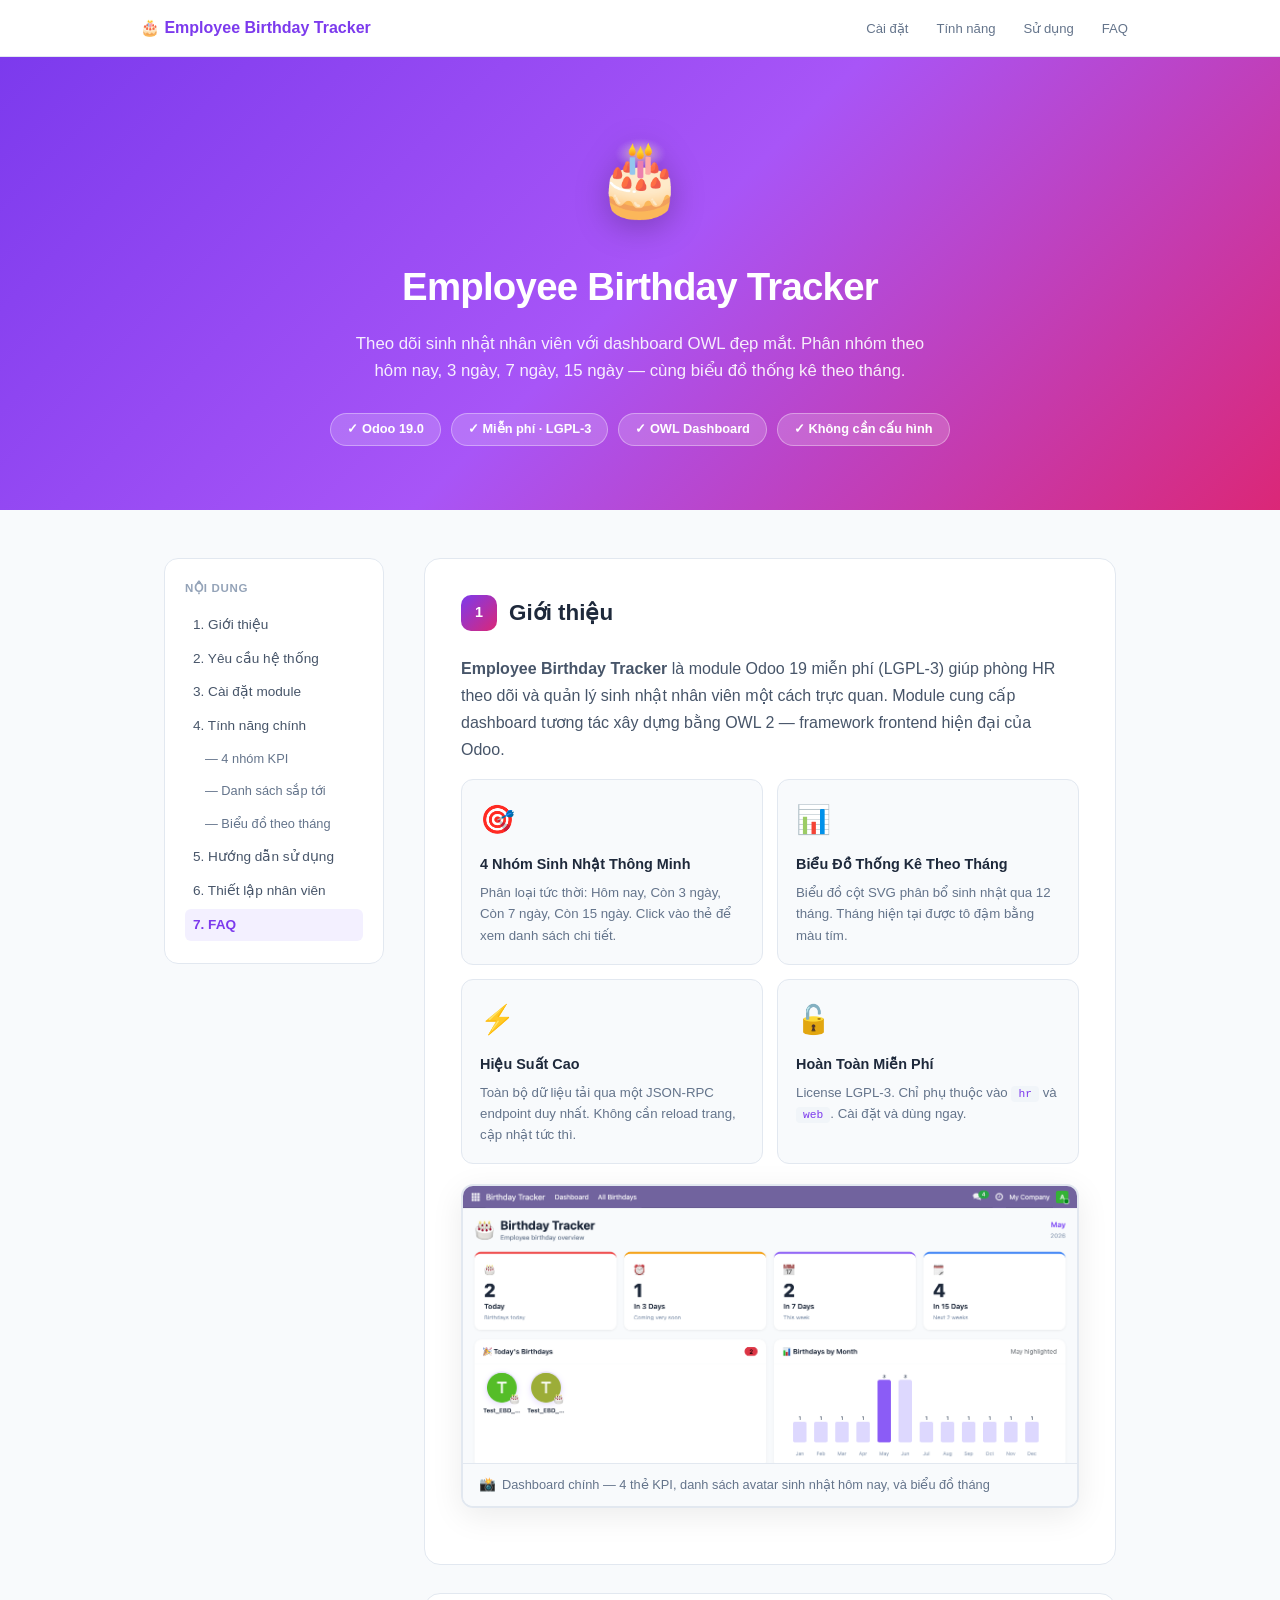
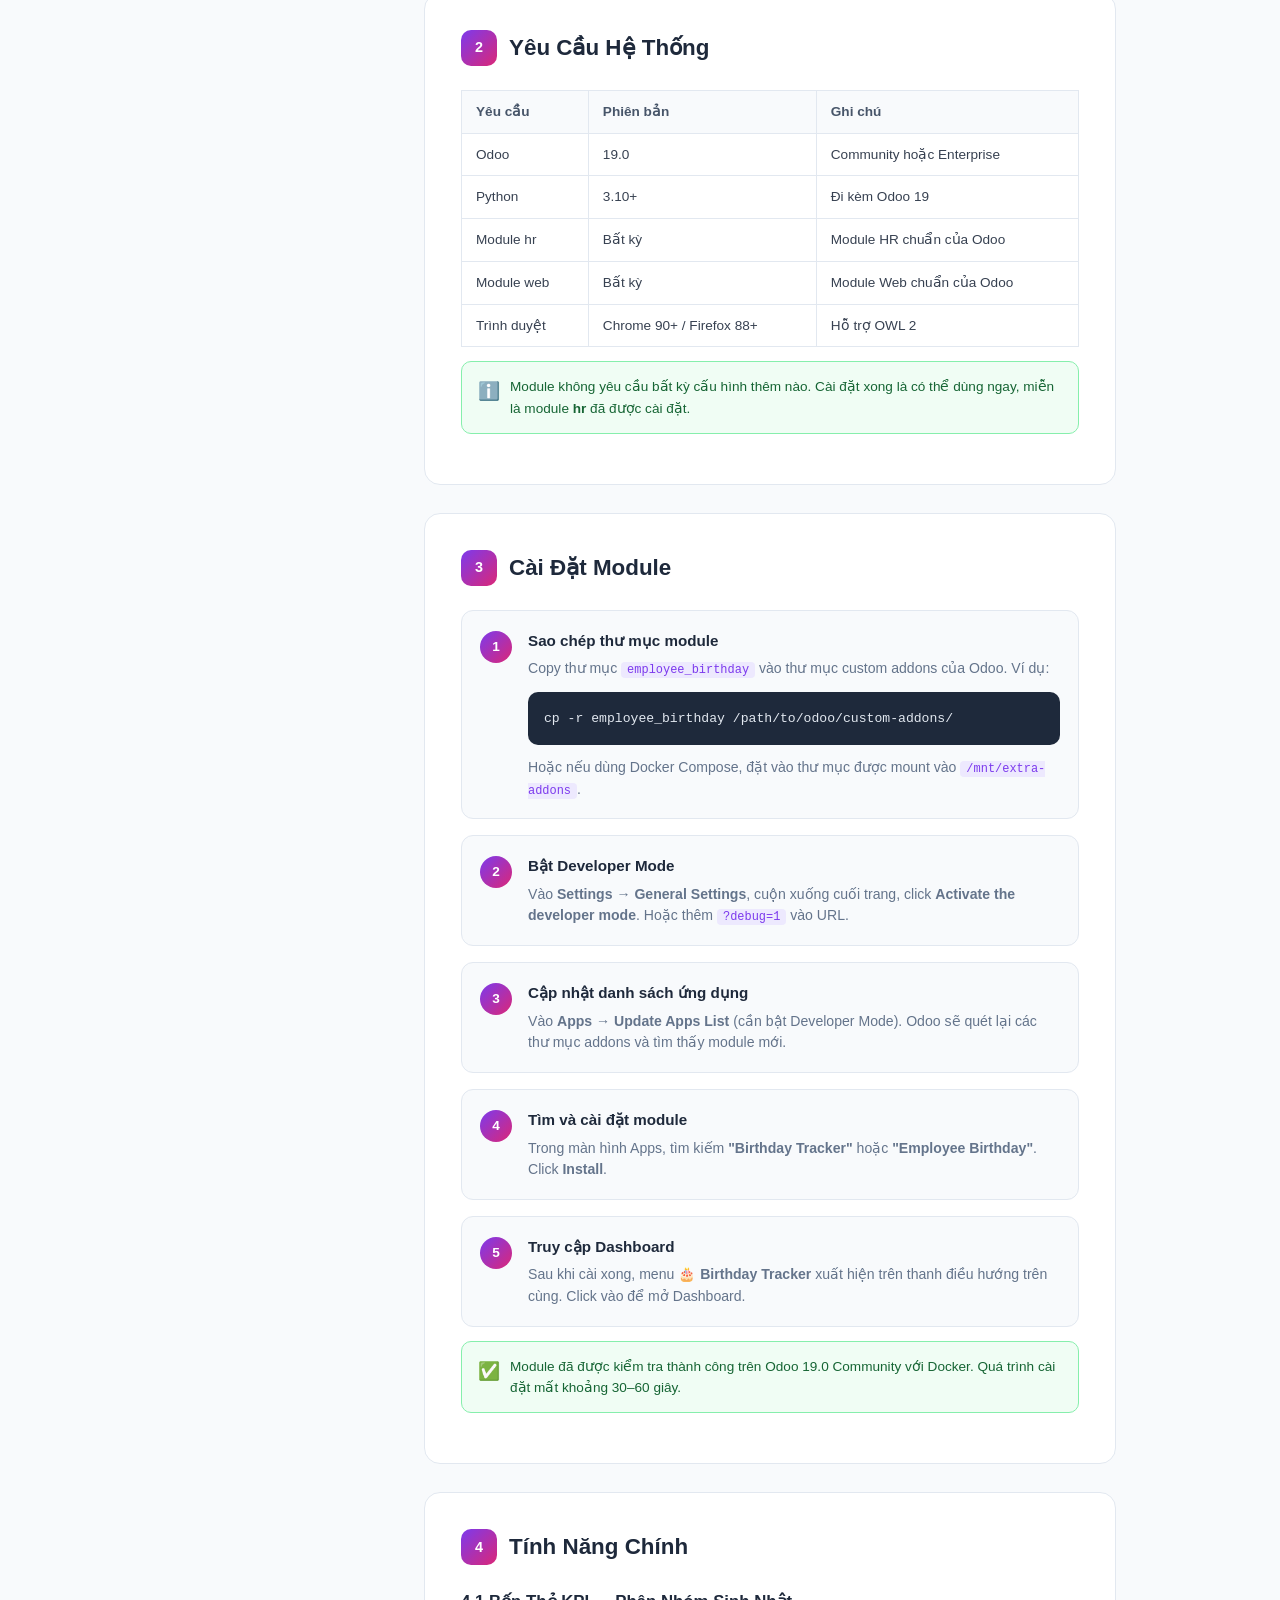
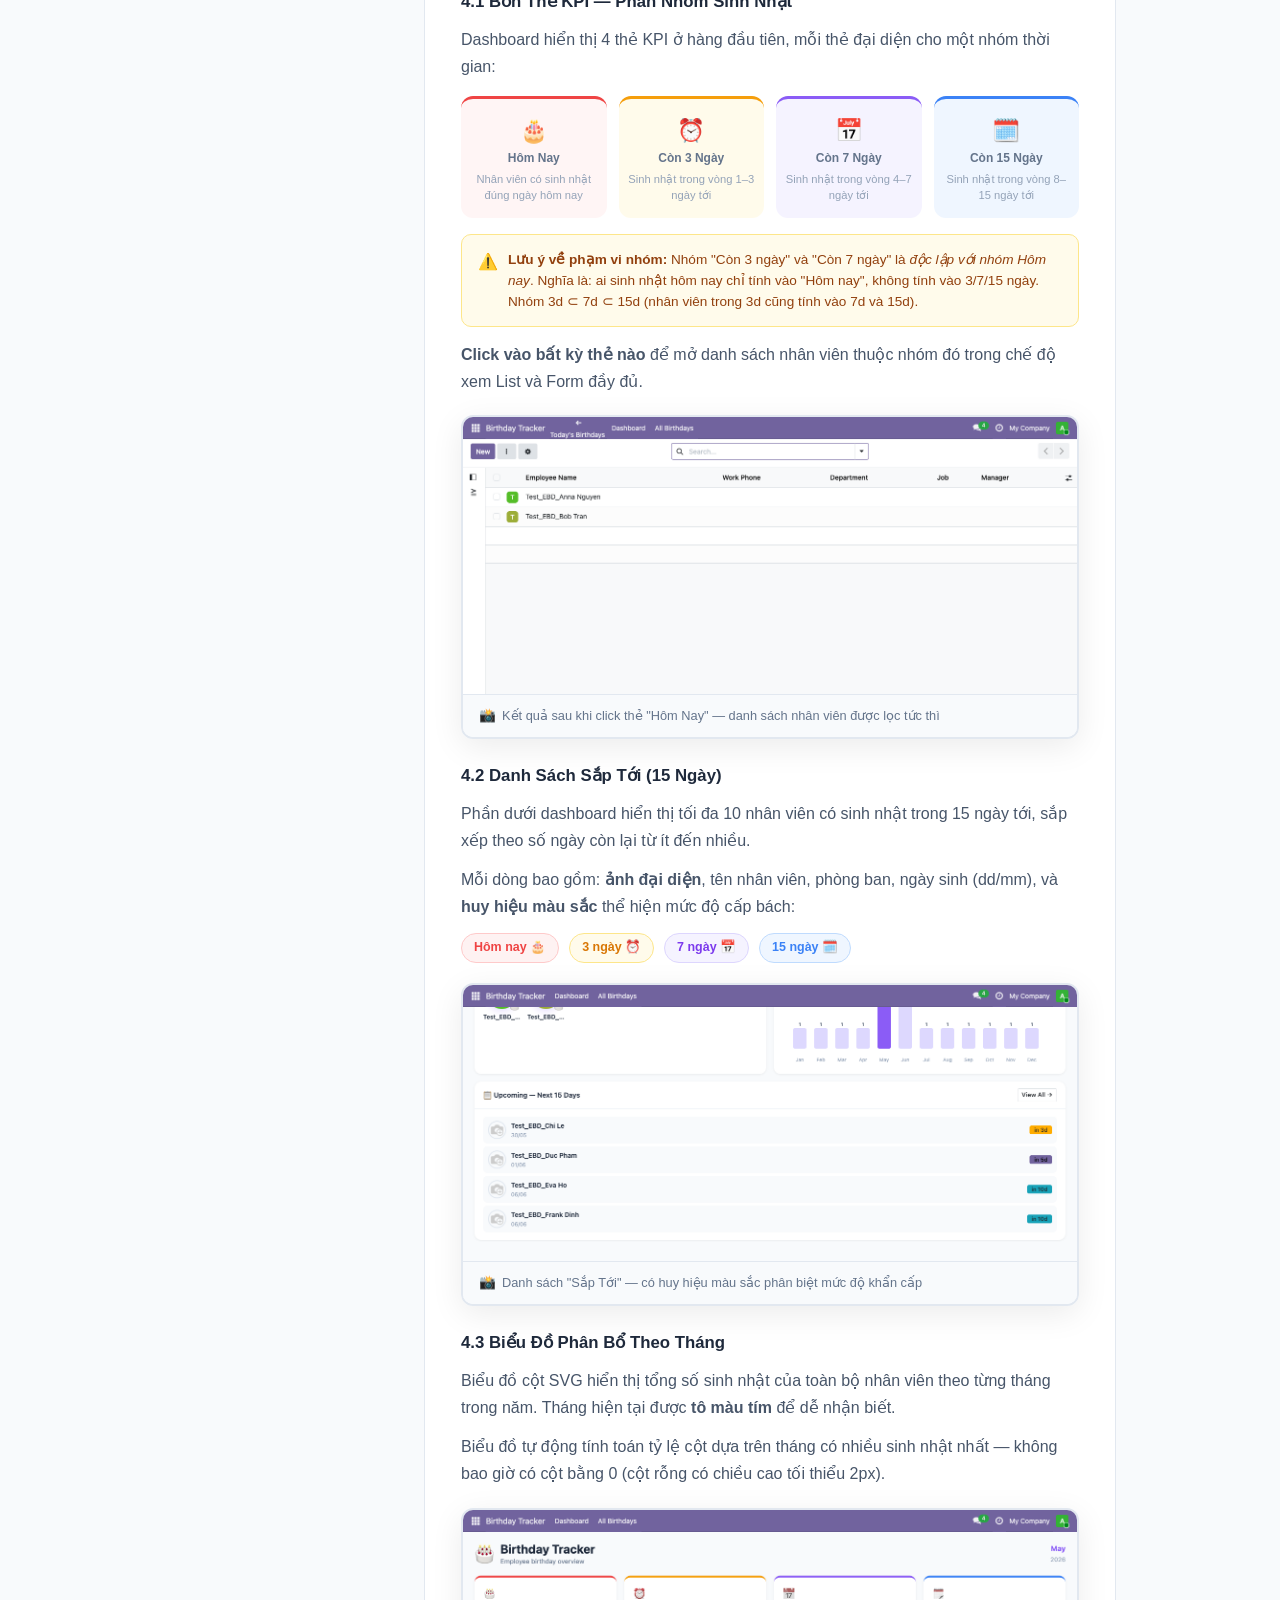
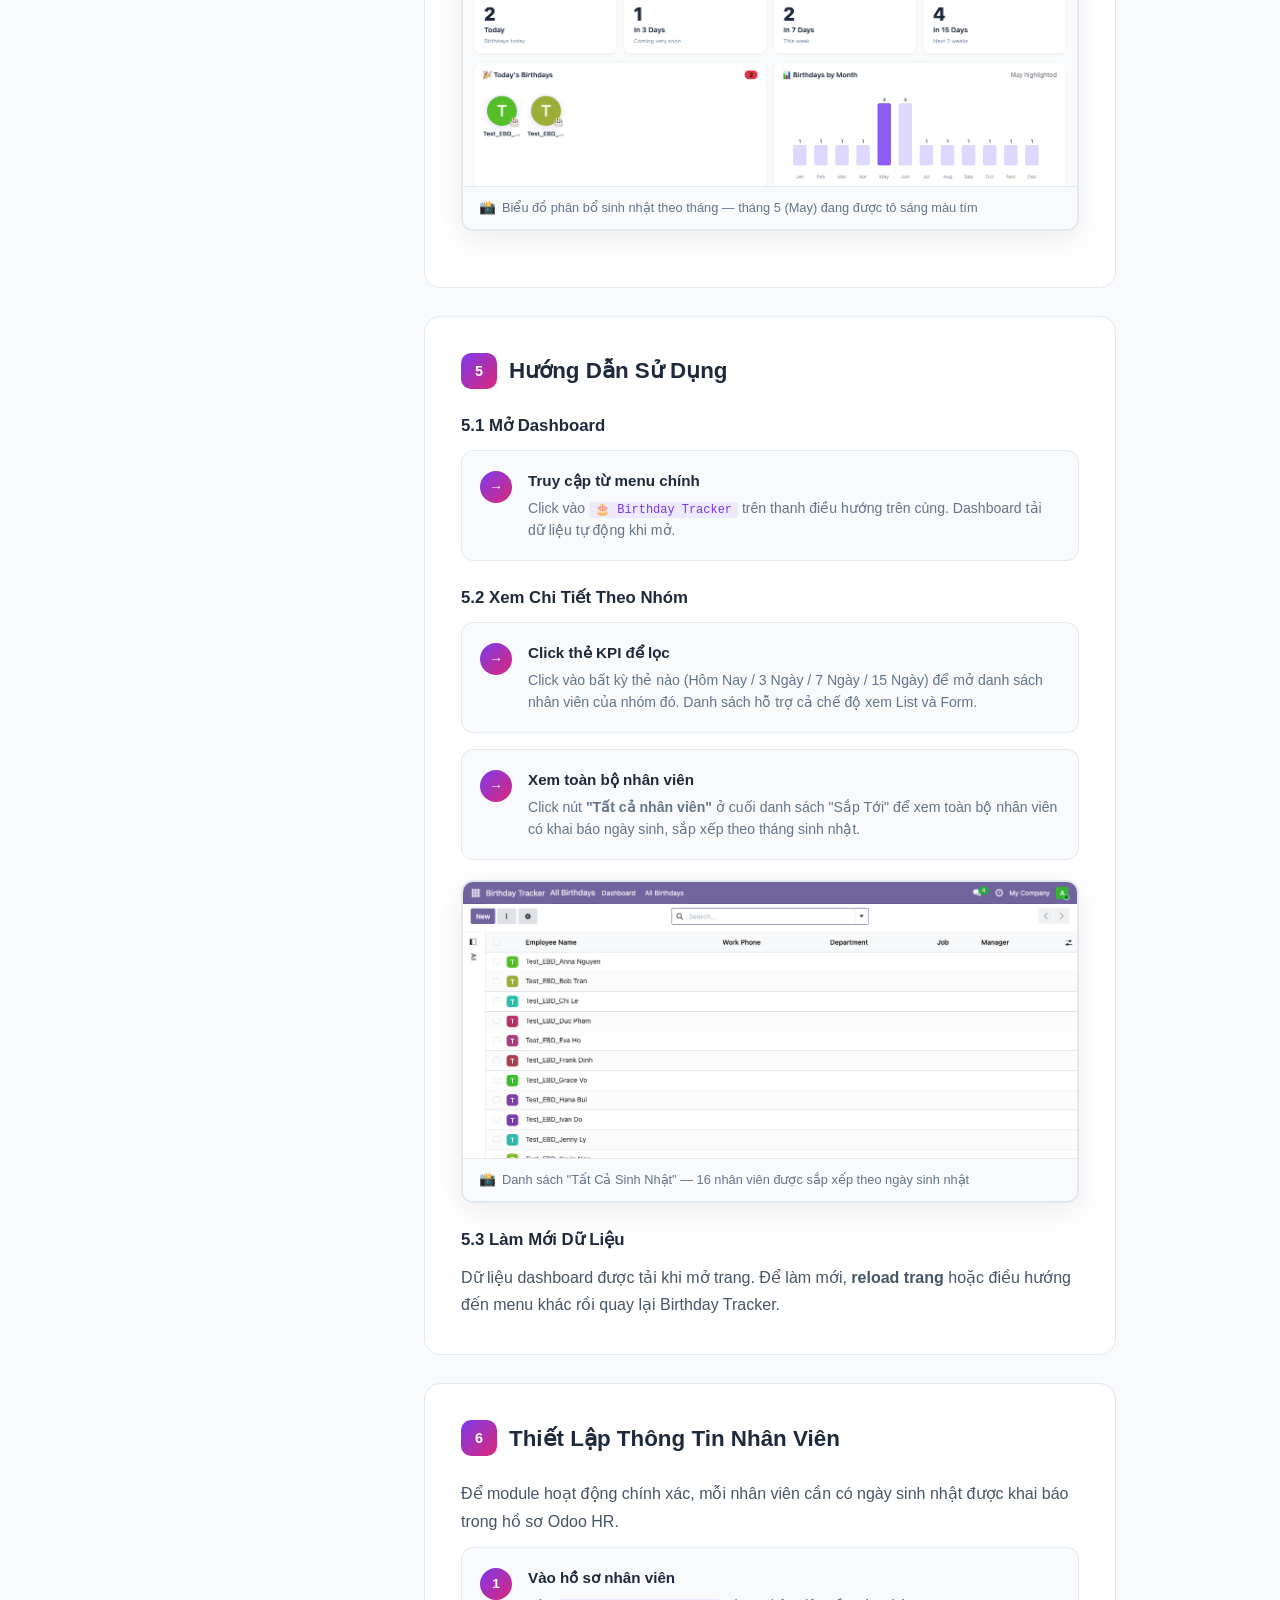
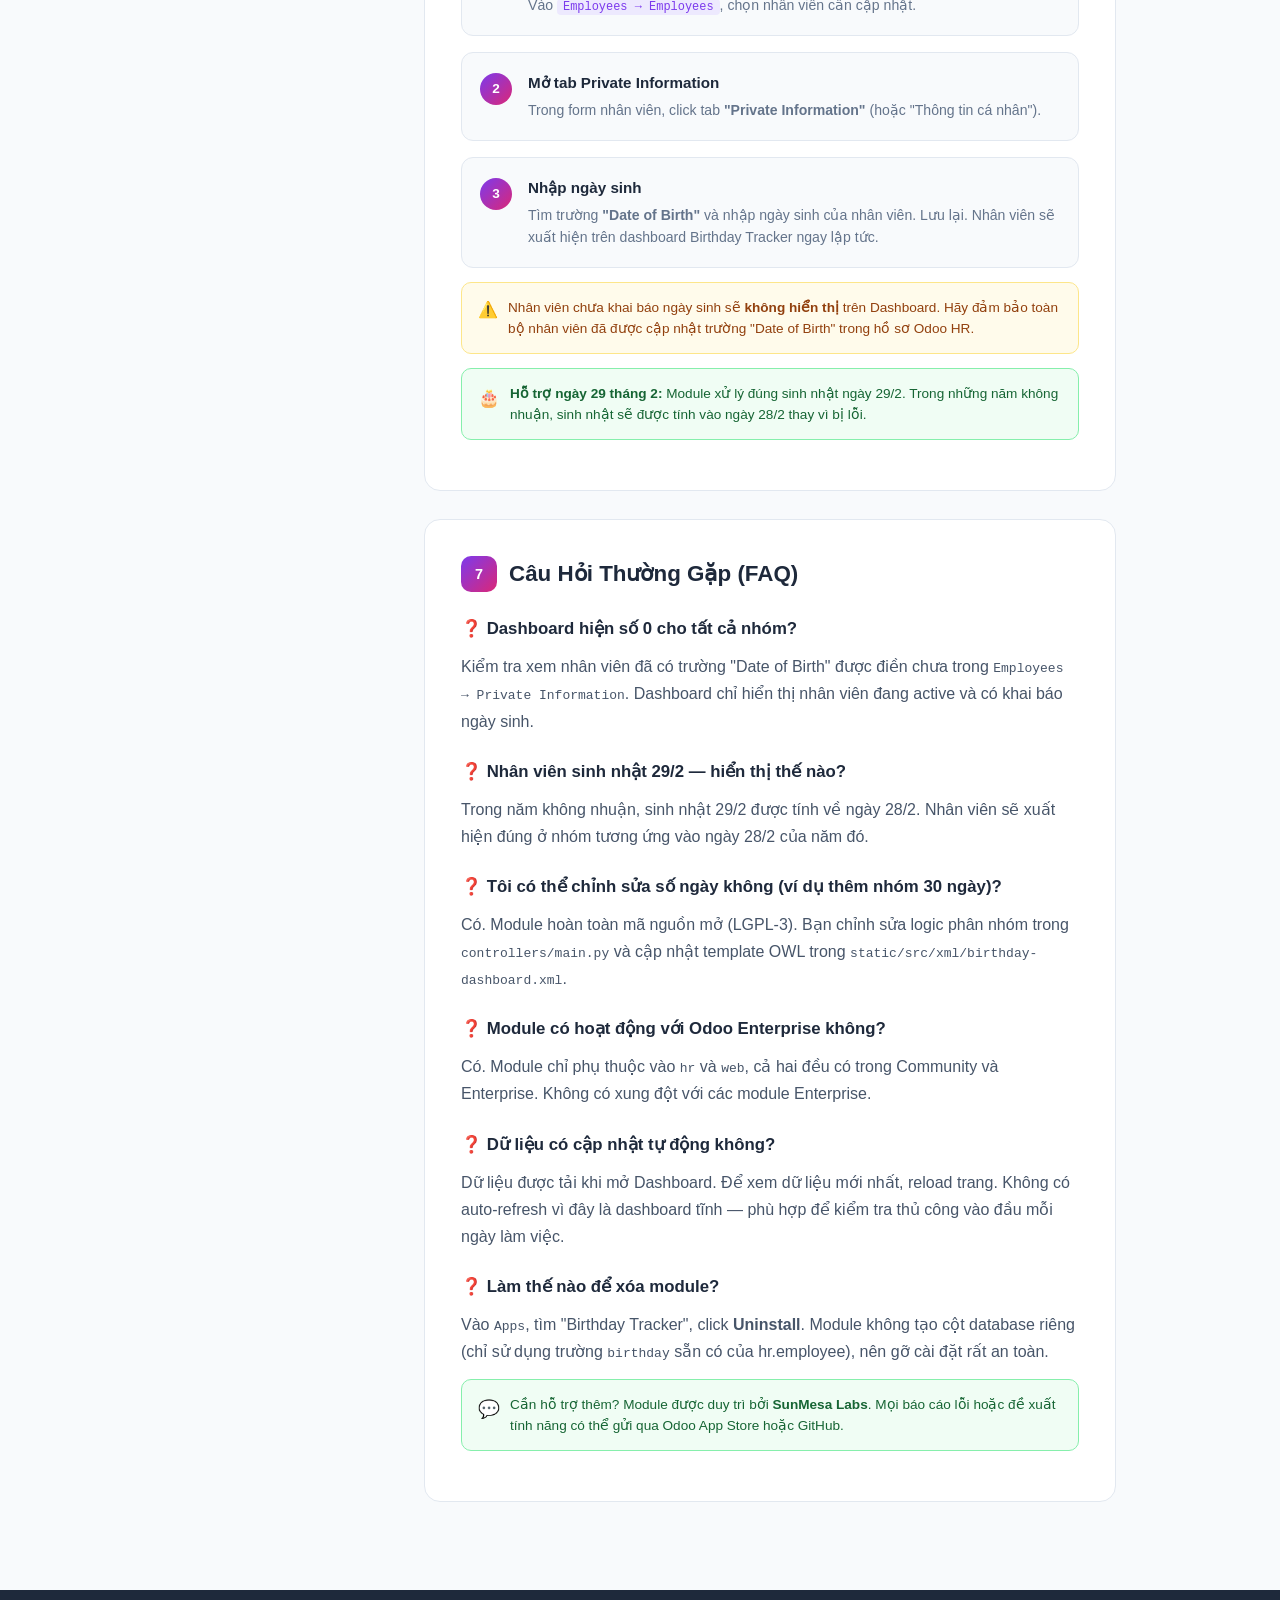
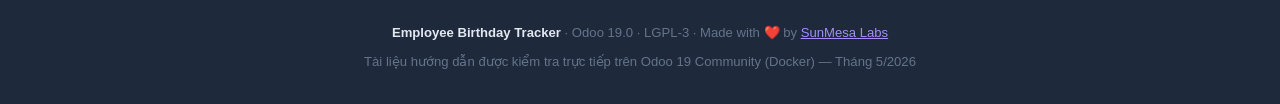
<file: odoo_employee_birthday/static/description/guide.html>
<!DOCTYPE html>
<html lang="vi">
<head>
<meta charset="UTF-8">
<meta name="viewport" content="width=device-width, initial-scale=1.0">
<title>Hướng dẫn sử dụng — Employee Birthday Tracker (Odoo 19)</title>
<style>
*{margin:0;padding:0;box-sizing:border-box}
body{font-family:-apple-system,BlinkMacSystemFont,'Segoe UI',Roboto,sans-serif;color:#1e293b;background:#f8fafc;line-height:1.6}

/* Nav */
.nav{position:sticky;top:0;z-index:100;background:rgba(255,255,255,.95);backdrop-filter:blur(8px);border-bottom:1px solid #e2e8f0;padding:0 24px}
.nav-inner{max-width:1000px;margin:0 auto;display:flex;align-items:center;gap:16px;height:56px}
.nav-brand{font-size:1rem;font-weight:800;color:#7c3aed;display:flex;align-items:center;gap:8px}
.nav-links{display:flex;gap:4px;margin-left:auto}
.nav-links a{color:#64748b;text-decoration:none;font-size:.82rem;padding:6px 12px;border-radius:6px;transition:background .15s}
.nav-links a:hover{background:#f1f5f9;color:#1e293b}

/* Hero */
.hero{background:linear-gradient(135deg,#7c3aed 0%,#a855f7 50%,#db2777 100%);color:#fff;padding:64px 24px;text-align:center}
.hero-icon{font-size:72px;display:block;margin-bottom:20px;filter:drop-shadow(0 6px 16px rgba(0,0,0,.25))}
.hero h1{font-size:2.4rem;font-weight:800;margin-bottom:12px;letter-spacing:-.02em}
.hero p{font-size:1.05rem;opacity:.9;max-width:580px;margin:0 auto 28px;line-height:1.65}
.badges{display:flex;gap:10px;justify-content:center;flex-wrap:wrap}
.badge{background:rgba(255,255,255,.18);border:1px solid rgba(255,255,255,.35);color:#fff;padding:5px 16px;border-radius:20px;font-size:.8rem;font-weight:700}

/* Main layout */
.layout{max-width:1000px;margin:48px auto;padding:0 24px;display:grid;grid-template-columns:220px 1fr;gap:40px;align-items:start}
.sidebar{position:sticky;top:72px}
.toc{background:#fff;border:1.5px solid #e2e8f0;border-radius:14px;padding:20px;list-style:none}
.toc-title{font-size:.72rem;font-weight:700;text-transform:uppercase;letter-spacing:.06em;color:#94a3b8;margin-bottom:12px}
.toc li{margin-bottom:2px}
.toc a{color:#475569;text-decoration:none;font-size:.85rem;display:block;padding:5px 8px;border-radius:6px;transition:all .15s}
.toc a:hover,.toc a.active{background:#f3f0ff;color:#7c3aed;font-weight:600}
.toc .sub a{padding-left:20px;font-size:.8rem;color:#64748b}

/* Sections */
.content{}
.section{background:#fff;border:1.5px solid #e2e8f0;border-radius:16px;padding:36px;margin-bottom:28px;scroll-margin-top:72px}
.section-header{display:flex;align-items:center;gap:12px;margin-bottom:24px}
.section-num{width:36px;height:36px;background:linear-gradient(135deg,#7c3aed,#db2777);color:#fff;border-radius:10px;display:flex;align-items:center;justify-content:center;font-weight:800;font-size:.9rem;flex-shrink:0}
.section h2{font-size:1.4rem;font-weight:800;color:#1e293b}
.section h3{font-size:1.05rem;font-weight:700;color:#1e293b;margin:24px 0 10px}
.section p{color:#475569;line-height:1.7;margin-bottom:12px}
.section p:last-child{margin-bottom:0}

/* Steps */
.steps{display:flex;flex-direction:column;gap:16px}
.step{display:flex;gap:16px;padding:18px;background:#f8fafc;border-radius:12px;border:1px solid #e2e8f0}
.step-n{width:32px;height:32px;background:linear-gradient(135deg,#7c3aed,#db2777);color:#fff;border-radius:50%;display:flex;align-items:center;justify-content:center;font-weight:800;font-size:.85rem;flex-shrink:0;margin-top:2px}
.step h4{font-size:.95rem;font-weight:700;margin-bottom:5px;color:#1e293b}
.step p{color:#64748b;font-size:.88rem;line-height:1.55;margin:0}
.step code{background:#ede9fe;padding:1px 6px;border-radius:4px;font-size:.85em;color:#7c3aed}

/* Screenshots */
.screenshot-wrap{margin:20px 0;border-radius:12px;overflow:hidden;border:2px solid #e2e8f0;box-shadow:0 8px 32px rgba(0,0,0,.08)}
.screenshot-wrap img{width:100%;display:block}
.screenshot-caption{background:#f8fafc;padding:10px 16px;font-size:.8rem;color:#64748b;border-top:1px solid #e2e8f0;display:flex;align-items:center;gap:6px}
.screenshot-caption::before{content:'📸';font-size:.85rem}

/* Feature cards */
.feat-grid{display:grid;grid-template-columns:1fr 1fr;gap:14px;margin-top:16px}
.feat{background:#f8fafc;border:1.5px solid #e2e8f0;border-radius:12px;padding:18px}
.feat-ico{font-size:28px;display:block;margin-bottom:10px}
.feat h4{font-size:.9rem;font-weight:700;color:#1e293b;margin-bottom:6px}
.feat p{color:#64748b;font-size:.83rem;line-height:1.6;margin:0}

/* KPI legend */
.kpi-legend{display:grid;grid-template-columns:repeat(4,1fr);gap:12px;margin:16px 0}
.kpi-item{text-align:center;padding:14px 8px;border-radius:12px;border-top:3px solid}
.kpi-item.today{background:#fff5f5;border-color:#ef4444}
.kpi-item.d3{background:#fffbeb;border-color:#f59e0b}
.kpi-item.d7{background:#f5f3ff;border-color:#8b5cf6}
.kpi-item.d15{background:#eff6ff;border-color:#3b82f6}
.kpi-label{font-size:.75rem;font-weight:700;color:#64748b;margin-bottom:4px}
.kpi-emoji{font-size:1.4rem}
.kpi-desc{font-size:.7rem;color:#94a3b8;margin-top:4px;line-height:1.4}

/* Urgency badges reference */
.badge-row{display:flex;flex-wrap:wrap;gap:10px;margin:12px 0}
.urgency-badge{padding:4px 12px;border-radius:20px;font-size:.78rem;font-weight:700}
.b-today{background:#fef2f2;color:#ef4444;border:1px solid #fecaca}
.b-3d{background:#fffbeb;color:#d97706;border:1px solid #fde68a}
.b-7d{background:#f5f3ff;color:#7c3aed;border:1px solid #ddd6fe}
.b-15d{background:#eff6ff;color:#3b82f6;border:1px solid #bfdbfe}

/* Code blocks */
pre{background:#1e293b;color:#e2e8f0;padding:16px;border-radius:10px;font-size:.82rem;overflow-x:auto;margin:12px 0;line-height:1.6}
pre .c{color:#94a3b8}
code.inline{background:#f1f5f9;padding:2px 7px;border-radius:4px;font-size:.85em;color:#7c3aed}

/* Info box */
.info-box{background:#f0fdf4;border:1.5px solid #86efac;border-radius:10px;padding:14px 16px;display:flex;gap:10px;margin:14px 0}
.info-box .icon{font-size:1.1rem;flex-shrink:0;margin-top:1px}
.info-box p{color:#166534;font-size:.85rem;margin:0;line-height:1.55}

.warn-box{background:#fffbeb;border:1.5px solid #fde68a;border-radius:10px;padding:14px 16px;display:flex;gap:10px;margin:14px 0}
.warn-box p{color:#92400e;font-size:.85rem;margin:0;line-height:1.55}

/* Table */
table{width:100%;border-collapse:collapse;font-size:.85rem;margin:14px 0}
th{background:#f8fafc;color:#475569;text-align:left;padding:10px 14px;border:1px solid #e2e8f0;font-weight:700}
td{padding:10px 14px;border:1px solid #e2e8f0;color:#374151;vertical-align:top}
tr:hover td{background:#fafafa}

/* Footer */
footer{background:#1e293b;color:#64748b;text-align:center;padding:32px 24px;margin-top:60px;font-size:.82rem}
footer a{color:#a78bfa}
footer strong{color:#e2e8f0}

/* Responsive */
@media(max-width:768px){
  .layout{grid-template-columns:1fr}
  .sidebar{display:none}
  .hero h1{font-size:1.75rem}
  .feat-grid{grid-template-columns:1fr}
  .kpi-legend{grid-template-columns:repeat(2,1fr)}
}
</style>
</head>
<body>

<!-- Nav -->
<nav class="nav">
  <div class="nav-inner">
    <div class="nav-brand">🎂 Employee Birthday Tracker</div>
    <div class="nav-links">
      <a href="#install">Cài đặt</a>
      <a href="#features">Tính năng</a>
      <a href="#usage">Sử dụng</a>
      <a href="#faq">FAQ</a>
    </div>
  </div>
</nav>

<!-- Hero -->
<div class="hero">
  <span class="hero-icon">🎂</span>
  <h1>Employee Birthday Tracker</h1>
  <p>Theo dõi sinh nhật nhân viên với dashboard OWL đẹp mắt. Phân nhóm theo hôm nay, 3 ngày, 7 ngày, 15 ngày — cùng biểu đồ thống kê theo tháng.</p>
  <div class="badges">
    <span class="badge">✓ Odoo 19.0</span>
    <span class="badge">✓ Miễn phí · LGPL-3</span>
    <span class="badge">✓ OWL Dashboard</span>
    <span class="badge">✓ Không cần cấu hình</span>
  </div>
</div>

<!-- Body -->
<div class="layout">

  <!-- Sidebar TOC -->
  <aside class="sidebar">
    <ul class="toc">
      <div class="toc-title">Nội dung</div>
      <li><a href="#overview">1. Giới thiệu</a></li>
      <li><a href="#requirements">2. Yêu cầu hệ thống</a></li>
      <li><a href="#install">3. Cài đặt module</a></li>
      <li><a href="#features">4. Tính năng chính</a></li>
      <li class="sub"><li class="sub"><a href="#kpi-cards">— 4 nhóm KPI</a></li></li>
      <li class="sub"><a href="#upcoming-list">— Danh sách sắp tới</a></li>
      <li class="sub"><a href="#monthly-chart">— Biểu đồ theo tháng</a></li>
      <li><a href="#usage">5. Hướng dẫn sử dụng</a></li>
      <li><a href="#employee-setup">6. Thiết lập nhân viên</a></li>
      <li><a href="#faq">7. FAQ</a></li>
    </ul>
  </aside>

  <!-- Main content -->
  <main class="content">

    <!-- 1. Overview -->
    <section class="section" id="overview">
      <div class="section-header">
        <div class="section-num">1</div>
        <h2>Giới thiệu</h2>
      </div>
      <p>
        <strong>Employee Birthday Tracker</strong> là module Odoo 19 miễn phí (LGPL-3) giúp phòng HR theo dõi và quản lý sinh nhật nhân viên một cách trực quan. Module cung cấp dashboard tương tác xây dựng bằng OWL 2 — framework frontend hiện đại của Odoo.
      </p>

      <div class="feat-grid">
        <div class="feat">
          <span class="feat-ico">🎯</span>
          <h4>4 Nhóm Sinh Nhật Thông Minh</h4>
          <p>Phân loại tức thời: Hôm nay, Còn 3 ngày, Còn 7 ngày, Còn 15 ngày. Click vào thẻ để xem danh sách chi tiết.</p>
        </div>
        <div class="feat">
          <span class="feat-ico">📊</span>
          <h4>Biểu Đồ Thống Kê Theo Tháng</h4>
          <p>Biểu đồ cột SVG phân bổ sinh nhật qua 12 tháng. Tháng hiện tại được tô đậm bằng màu tím.</p>
        </div>
        <div class="feat">
          <span class="feat-ico">⚡</span>
          <h4>Hiệu Suất Cao</h4>
          <p>Toàn bộ dữ liệu tải qua một JSON-RPC endpoint duy nhất. Không cần reload trang, cập nhật tức thì.</p>
        </div>
        <div class="feat">
          <span class="feat-ico">🔓</span>
          <h4>Hoàn Toàn Miễn Phí</h4>
          <p>License LGPL-3. Chỉ phụ thuộc vào <code class="inline">hr</code> và <code class="inline">web</code>. Cài đặt và dùng ngay.</p>
        </div>
      </div>

      <div class="screenshot-wrap">
        <img src="screenshots/01-dashboard.png" alt="Dashboard chính Employee Birthday Tracker" loading="lazy">
        <div class="screenshot-caption">Dashboard chính — 4 thẻ KPI, danh sách avatar sinh nhật hôm nay, và biểu đồ tháng</div>
      </div>
    </section>

    <!-- 2. Requirements -->
    <section class="section" id="requirements">
      <div class="section-header">
        <div class="section-num">2</div>
        <h2>Yêu Cầu Hệ Thống</h2>
      </div>
      <table>
        <tr><th>Yêu cầu</th><th>Phiên bản</th><th>Ghi chú</th></tr>
        <tr><td>Odoo</td><td>19.0</td><td>Community hoặc Enterprise</td></tr>
        <tr><td>Python</td><td>3.10+</td><td>Đi kèm Odoo 19</td></tr>
        <tr><td>Module hr</td><td>Bất kỳ</td><td>Module HR chuẩn của Odoo</td></tr>
        <tr><td>Module web</td><td>Bất kỳ</td><td>Module Web chuẩn của Odoo</td></tr>
        <tr><td>Trình duyệt</td><td>Chrome 90+ / Firefox 88+</td><td>Hỗ trợ OWL 2</td></tr>
      </table>
      <div class="info-box">
        <span class="icon">ℹ️</span>
        <p>Module không yêu cầu bất kỳ cấu hình thêm nào. Cài đặt xong là có thể dùng ngay, miễn là module <strong>hr</strong> đã được cài đặt.</p>
      </div>
    </section>

    <!-- 3. Installation -->
    <section class="section" id="install">
      <div class="section-header">
        <div class="section-num">3</div>
        <h2>Cài Đặt Module</h2>
      </div>

      <div class="steps">
        <div class="step">
          <div class="step-n">1</div>
          <div>
            <h4>Sao chép thư mục module</h4>
            <p>Copy thư mục <code>employee_birthday</code> vào thư mục custom addons của Odoo. Ví dụ:</p>
            <pre>cp -r employee_birthday /path/to/odoo/custom-addons/</pre>
            <p>Hoặc nếu dùng Docker Compose, đặt vào thư mục được mount vào <code>/mnt/extra-addons</code>.</p>
          </div>
        </div>

        <div class="step">
          <div class="step-n">2</div>
          <div>
            <h4>Bật Developer Mode</h4>
            <p>Vào <strong>Settings → General Settings</strong>, cuộn xuống cuối trang, click <strong>Activate the developer mode</strong>. Hoặc thêm <code>?debug=1</code> vào URL.</p>
          </div>
        </div>

        <div class="step">
          <div class="step-n">3</div>
          <div>
            <h4>Cập nhật danh sách ứng dụng</h4>
            <p>Vào <strong>Apps → Update Apps List</strong> (cần bật Developer Mode). Odoo sẽ quét lại các thư mục addons và tìm thấy module mới.</p>
          </div>
        </div>

        <div class="step">
          <div class="step-n">4</div>
          <div>
            <h4>Tìm và cài đặt module</h4>
            <p>Trong màn hình Apps, tìm kiếm <strong>"Birthday Tracker"</strong> hoặc <strong>"Employee Birthday"</strong>. Click <strong>Install</strong>.</p>
          </div>
        </div>

        <div class="step">
          <div class="step-n">5</div>
          <div>
            <h4>Truy cập Dashboard</h4>
            <p>Sau khi cài xong, menu <strong>🎂 Birthday Tracker</strong> xuất hiện trên thanh điều hướng trên cùng. Click vào để mở Dashboard.</p>
          </div>
        </div>
      </div>

      <div class="info-box">
        <span class="icon">✅</span>
        <p>Module đã được kiểm tra thành công trên Odoo 19.0 Community với Docker. Quá trình cài đặt mất khoảng 30–60 giây.</p>
      </div>
    </section>

    <!-- 4. Features -->
    <section class="section" id="features">
      <div class="section-header">
        <div class="section-num">4</div>
        <h2>Tính Năng Chính</h2>
      </div>

      <!-- 4a. KPI Cards -->
      <h3 id="kpi-cards">4.1 Bốn Thẻ KPI — Phân Nhóm Sinh Nhật</h3>
      <p>Dashboard hiển thị 4 thẻ KPI ở hàng đầu tiên, mỗi thẻ đại diện cho một nhóm thời gian:</p>

      <div class="kpi-legend">
        <div class="kpi-item today">
          <div class="kpi-emoji">🎂</div>
          <div class="kpi-label">Hôm Nay</div>
          <div class="kpi-desc">Nhân viên có sinh nhật đúng ngày hôm nay</div>
        </div>
        <div class="kpi-item d3">
          <div class="kpi-emoji">⏰</div>
          <div class="kpi-label">Còn 3 Ngày</div>
          <div class="kpi-desc">Sinh nhật trong vòng 1–3 ngày tới</div>
        </div>
        <div class="kpi-item d7">
          <div class="kpi-emoji">📅</div>
          <div class="kpi-label">Còn 7 Ngày</div>
          <div class="kpi-desc">Sinh nhật trong vòng 4–7 ngày tới</div>
        </div>
        <div class="kpi-item d15">
          <div class="kpi-emoji">🗓️</div>
          <div class="kpi-label">Còn 15 Ngày</div>
          <div class="kpi-desc">Sinh nhật trong vòng 8–15 ngày tới</div>
        </div>
      </div>

      <div class="warn-box">
        <span class="icon">⚠️</span>
        <p><strong>Lưu ý về phạm vi nhóm:</strong> Nhóm "Còn 3 ngày" và "Còn 7 ngày" là <em>độc lập với nhóm Hôm nay</em>. Nghĩa là: ai sinh nhật hôm nay chỉ tính vào "Hôm nay", không tính vào 3/7/15 ngày. Nhóm 3d ⊂ 7d ⊂ 15d (nhân viên trong 3d cũng tính vào 7d và 15d).</p>
      </div>

      <p><strong>Click vào bất kỳ thẻ nào</strong> để mở danh sách nhân viên thuộc nhóm đó trong chế độ xem List và Form đầy đủ.</p>

      <div class="screenshot-wrap">
        <img src="screenshots/04-today-filtered-list.png" alt="Danh sách lọc sinh nhật hôm nay" loading="lazy">
        <div class="screenshot-caption">Kết quả sau khi click thẻ "Hôm Nay" — danh sách nhân viên được lọc tức thì</div>
      </div>

      <!-- 4b. Upcoming list -->
      <h3 id="upcoming-list">4.2 Danh Sách Sắp Tới (15 Ngày)</h3>
      <p>Phần dưới dashboard hiển thị tối đa 10 nhân viên có sinh nhật trong 15 ngày tới, sắp xếp theo số ngày còn lại từ ít đến nhiều.</p>
      <p>Mỗi dòng bao gồm: <strong>ảnh đại diện</strong>, tên nhân viên, phòng ban, ngày sinh (dd/mm), và <strong>huy hiệu màu sắc</strong> thể hiện mức độ cấp bách:</p>
      <div class="badge-row">
        <span class="urgency-badge b-today">Hôm nay 🎂</span>
        <span class="urgency-badge b-3d">3 ngày ⏰</span>
        <span class="urgency-badge b-7d">7 ngày 📅</span>
        <span class="urgency-badge b-15d">15 ngày 🗓️</span>
      </div>

      <div class="screenshot-wrap">
        <img src="screenshots/03-upcoming-list.png" alt="Danh sách sinh nhật sắp tới" loading="lazy">
        <div class="screenshot-caption">Danh sách "Sắp Tới" — có huy hiệu màu sắc phân biệt mức độ khẩn cấp</div>
      </div>

      <!-- 4c. Monthly chart -->
      <h3 id="monthly-chart">4.3 Biểu Đồ Phân Bổ Theo Tháng</h3>
      <p>Biểu đồ cột SVG hiển thị tổng số sinh nhật của toàn bộ nhân viên theo từng tháng trong năm. Tháng hiện tại được <strong>tô màu tím</strong> để dễ nhận biết.</p>
      <p>Biểu đồ tự động tính toán tỷ lệ cột dựa trên tháng có nhiều sinh nhật nhất — không bao giờ có cột bằng 0 (cột rỗng có chiều cao tối thiểu 2px).</p>

      <div class="screenshot-wrap">
        <img src="screenshots/02-dashboard-upcoming.png" alt="Biểu đồ tháng và danh sách upcoming" loading="lazy">
        <div class="screenshot-caption">Biểu đồ phân bổ sinh nhật theo tháng — tháng 5 (May) đang được tô sáng màu tím</div>
      </div>
    </section>

    <!-- 5. Usage -->
    <section class="section" id="usage">
      <div class="section-header">
        <div class="section-num">5</div>
        <h2>Hướng Dẫn Sử Dụng</h2>
      </div>

      <h3>5.1 Mở Dashboard</h3>
      <div class="steps">
        <div class="step">
          <div class="step-n">→</div>
          <div>
            <h4>Truy cập từ menu chính</h4>
            <p>Click vào <code>🎂 Birthday Tracker</code> trên thanh điều hướng trên cùng. Dashboard tải dữ liệu tự động khi mở.</p>
          </div>
        </div>
      </div>

      <h3>5.2 Xem Chi Tiết Theo Nhóm</h3>
      <div class="steps">
        <div class="step">
          <div class="step-n">→</div>
          <div>
            <h4>Click thẻ KPI để lọc</h4>
            <p>Click vào bất kỳ thẻ nào (Hôm Nay / 3 Ngày / 7 Ngày / 15 Ngày) để mở danh sách nhân viên của nhóm đó. Danh sách hỗ trợ cả chế độ xem List và Form.</p>
          </div>
        </div>
        <div class="step">
          <div class="step-n">→</div>
          <div>
            <h4>Xem toàn bộ nhân viên</h4>
            <p>Click nút <strong>"Tất cả nhân viên"</strong> ở cuối danh sách "Sắp Tới" để xem toàn bộ nhân viên có khai báo ngày sinh, sắp xếp theo tháng sinh nhật.</p>
          </div>
        </div>
      </div>

      <div class="screenshot-wrap">
        <img src="screenshots/05-all-birthdays.png" alt="Toàn bộ danh sách sinh nhật" loading="lazy">
        <div class="screenshot-caption">Danh sách "Tất Cả Sinh Nhật" — 16 nhân viên được sắp xếp theo ngày sinh nhật</div>
      </div>

      <h3>5.3 Làm Mới Dữ Liệu</h3>
      <p>Dữ liệu dashboard được tải khi mở trang. Để làm mới, <strong>reload trang</strong> hoặc điều hướng đến menu khác rồi quay lại Birthday Tracker.</p>
    </section>

    <!-- 6. Employee Setup -->
    <section class="section" id="employee-setup">
      <div class="section-header">
        <div class="section-num">6</div>
        <h2>Thiết Lập Thông Tin Nhân Viên</h2>
      </div>
      <p>Để module hoạt động chính xác, mỗi nhân viên cần có ngày sinh nhật được khai báo trong hồ sơ Odoo HR.</p>

      <div class="steps">
        <div class="step">
          <div class="step-n">1</div>
          <div>
            <h4>Vào hồ sơ nhân viên</h4>
            <p>Vào <code>Employees → Employees</code>, chọn nhân viên cần cập nhật.</p>
          </div>
        </div>
        <div class="step">
          <div class="step-n">2</div>
          <div>
            <h4>Mở tab Private Information</h4>
            <p>Trong form nhân viên, click tab <strong>"Private Information"</strong> (hoặc "Thông tin cá nhân").</p>
          </div>
        </div>
        <div class="step">
          <div class="step-n">3</div>
          <div>
            <h4>Nhập ngày sinh</h4>
            <p>Tìm trường <strong>"Date of Birth"</strong> và nhập ngày sinh của nhân viên. Lưu lại. Nhân viên sẽ xuất hiện trên dashboard Birthday Tracker ngay lập tức.</p>
          </div>
        </div>
      </div>

      <div class="warn-box">
        <span class="icon">⚠️</span>
        <p>Nhân viên chưa khai báo ngày sinh sẽ <strong>không hiển thị</strong> trên Dashboard. Hãy đảm bảo toàn bộ nhân viên đã được cập nhật trường "Date of Birth" trong hồ sơ Odoo HR.</p>
      </div>

      <div class="info-box">
        <span class="icon">🎂</span>
        <p><strong>Hỗ trợ ngày 29 tháng 2:</strong> Module xử lý đúng sinh nhật ngày 29/2. Trong những năm không nhuận, sinh nhật sẽ được tính vào ngày 28/2 thay vì bị lỗi.</p>
      </div>
    </section>

    <!-- 7. FAQ -->
    <section class="section" id="faq">
      <div class="section-header">
        <div class="section-num">7</div>
        <h2>Câu Hỏi Thường Gặp (FAQ)</h2>
      </div>

      <h3>❓ Dashboard hiện số 0 cho tất cả nhóm?</h3>
      <p>Kiểm tra xem nhân viên đã có trường "Date of Birth" được điền chưa trong <code>Employees → Private Information</code>. Dashboard chỉ hiển thị nhân viên đang active và có khai báo ngày sinh.</p>

      <h3>❓ Nhân viên sinh nhật 29/2 — hiển thị thế nào?</h3>
      <p>Trong năm không nhuận, sinh nhật 29/2 được tính về ngày 28/2. Nhân viên sẽ xuất hiện đúng ở nhóm tương ứng vào ngày 28/2 của năm đó.</p>

      <h3>❓ Tôi có thể chỉnh sửa số ngày không (ví dụ thêm nhóm 30 ngày)?</h3>
      <p>Có. Module hoàn toàn mã nguồn mở (LGPL-3). Bạn chỉnh sửa logic phân nhóm trong <code>controllers/main.py</code> và cập nhật template OWL trong <code>static/src/xml/birthday-dashboard.xml</code>.</p>

      <h3>❓ Module có hoạt động với Odoo Enterprise không?</h3>
      <p>Có. Module chỉ phụ thuộc vào <code>hr</code> và <code>web</code>, cả hai đều có trong Community và Enterprise. Không có xung đột với các module Enterprise.</p>

      <h3>❓ Dữ liệu có cập nhật tự động không?</h3>
      <p>Dữ liệu được tải khi mở Dashboard. Để xem dữ liệu mới nhất, reload trang. Không có auto-refresh vì đây là dashboard tĩnh — phù hợp để kiểm tra thủ công vào đầu mỗi ngày làm việc.</p>

      <h3>❓ Làm thế nào để xóa module?</h3>
      <p>Vào <code>Apps</code>, tìm "Birthday Tracker", click <strong>Uninstall</strong>. Module không tạo cột database riêng (chỉ sử dụng trường <code>birthday</code> sẵn có của hr.employee), nên gỡ cài đặt rất an toàn.</p>

      <div class="info-box">
        <span class="icon">💬</span>
        <p>Cần hỗ trợ thêm? Module được duy trì bởi <strong>SunMesa Labs</strong>. Mọi báo cáo lỗi hoặc đề xuất tính năng có thể gửi qua Odoo App Store hoặc GitHub.</p>
      </div>
    </section>

  </main>
</div>

<footer>
  <p><strong>Employee Birthday Tracker</strong> · Odoo 19.0 · LGPL-3 · Made with ❤️ by <a href="https://odoo.sunmesalabs.com">SunMesa Labs</a></p>
  <p style="margin-top:8px">Tài liệu hướng dẫn được kiểm tra trực tiếp trên Odoo 19 Community (Docker) — Tháng 5/2026</p>
</footer>

<script>
// Highlight active TOC item on scroll
const sections = document.querySelectorAll('.section[id]');
const links = document.querySelectorAll('.toc a');
const observer = new IntersectionObserver(entries => {
  entries.forEach(e => {
    if (e.isIntersecting) {
      links.forEach(l => l.classList.toggle('active', l.getAttribute('href') === '#' + e.target.id));
    }
  });
}, { threshold: 0.3, rootMargin: '-60px 0px -60% 0px' });
sections.forEach(s => observer.observe(s));
</script>

</body>
</html>
</file>
